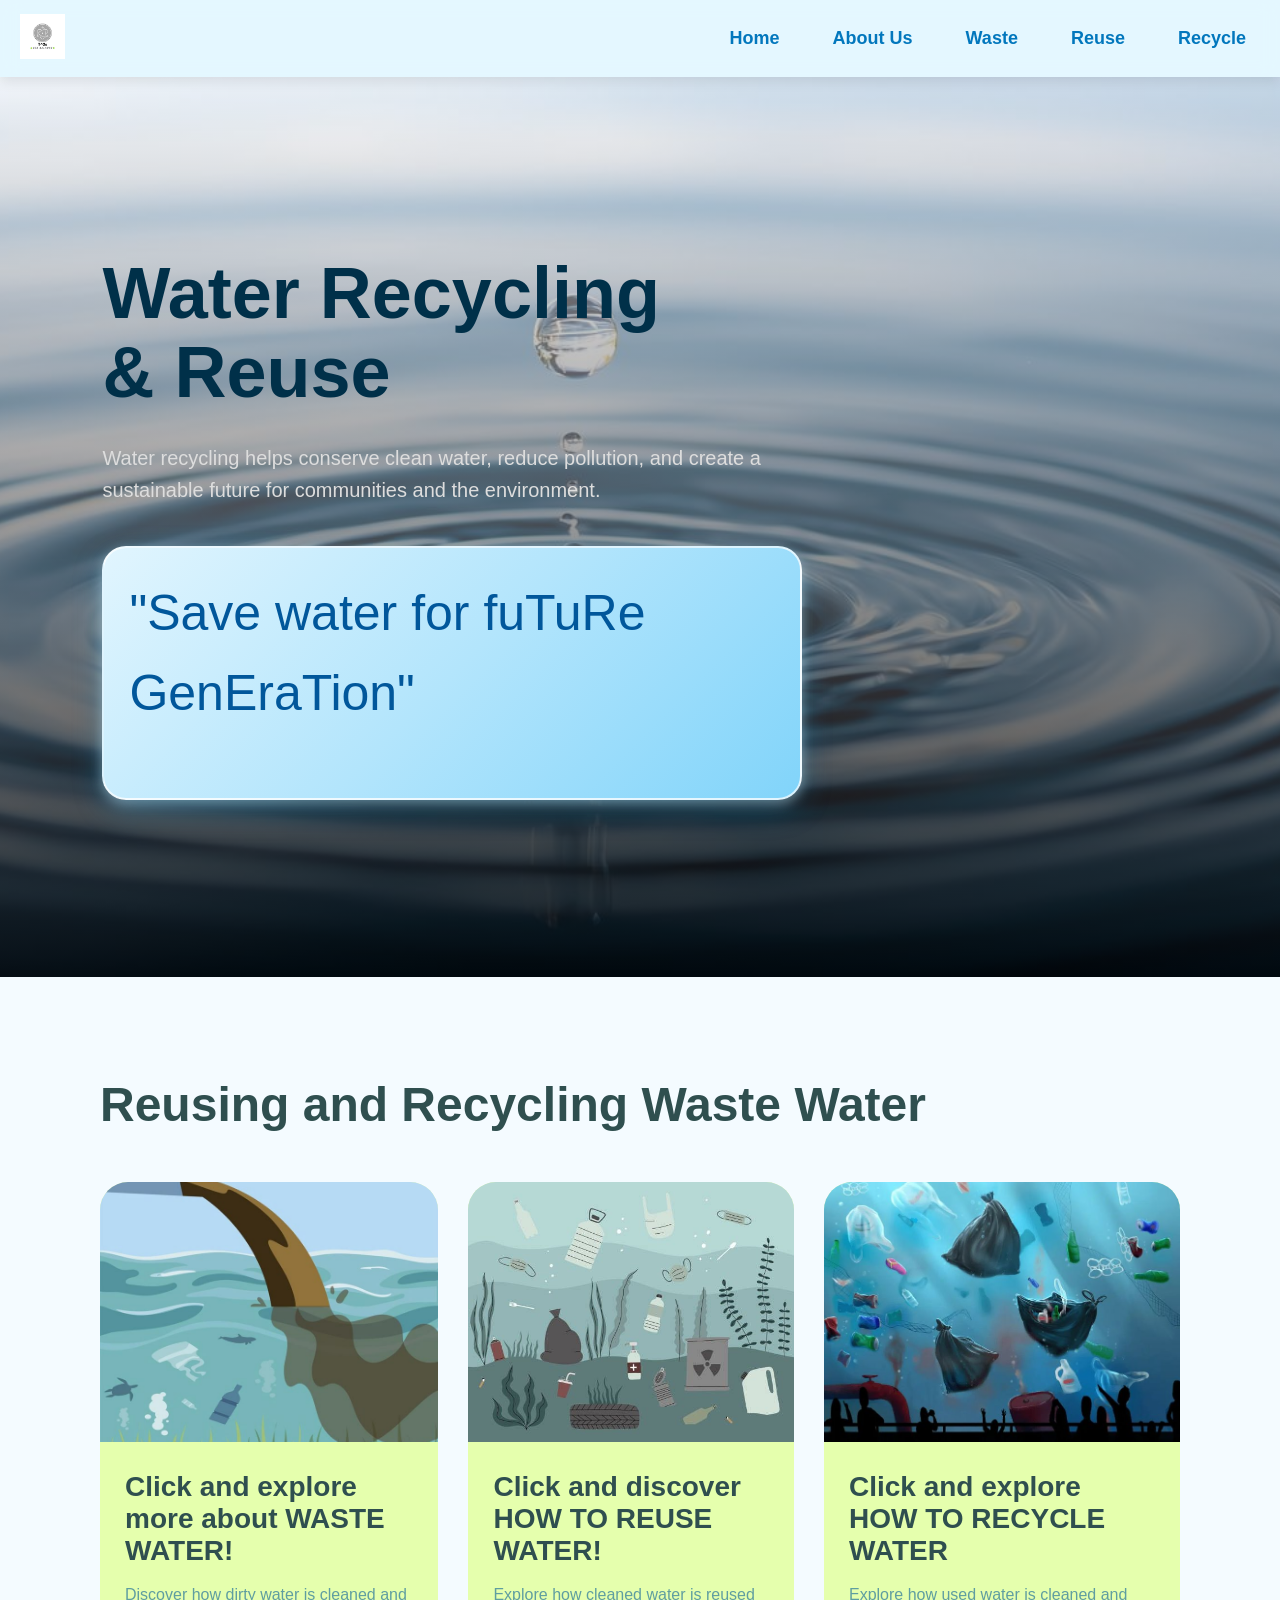
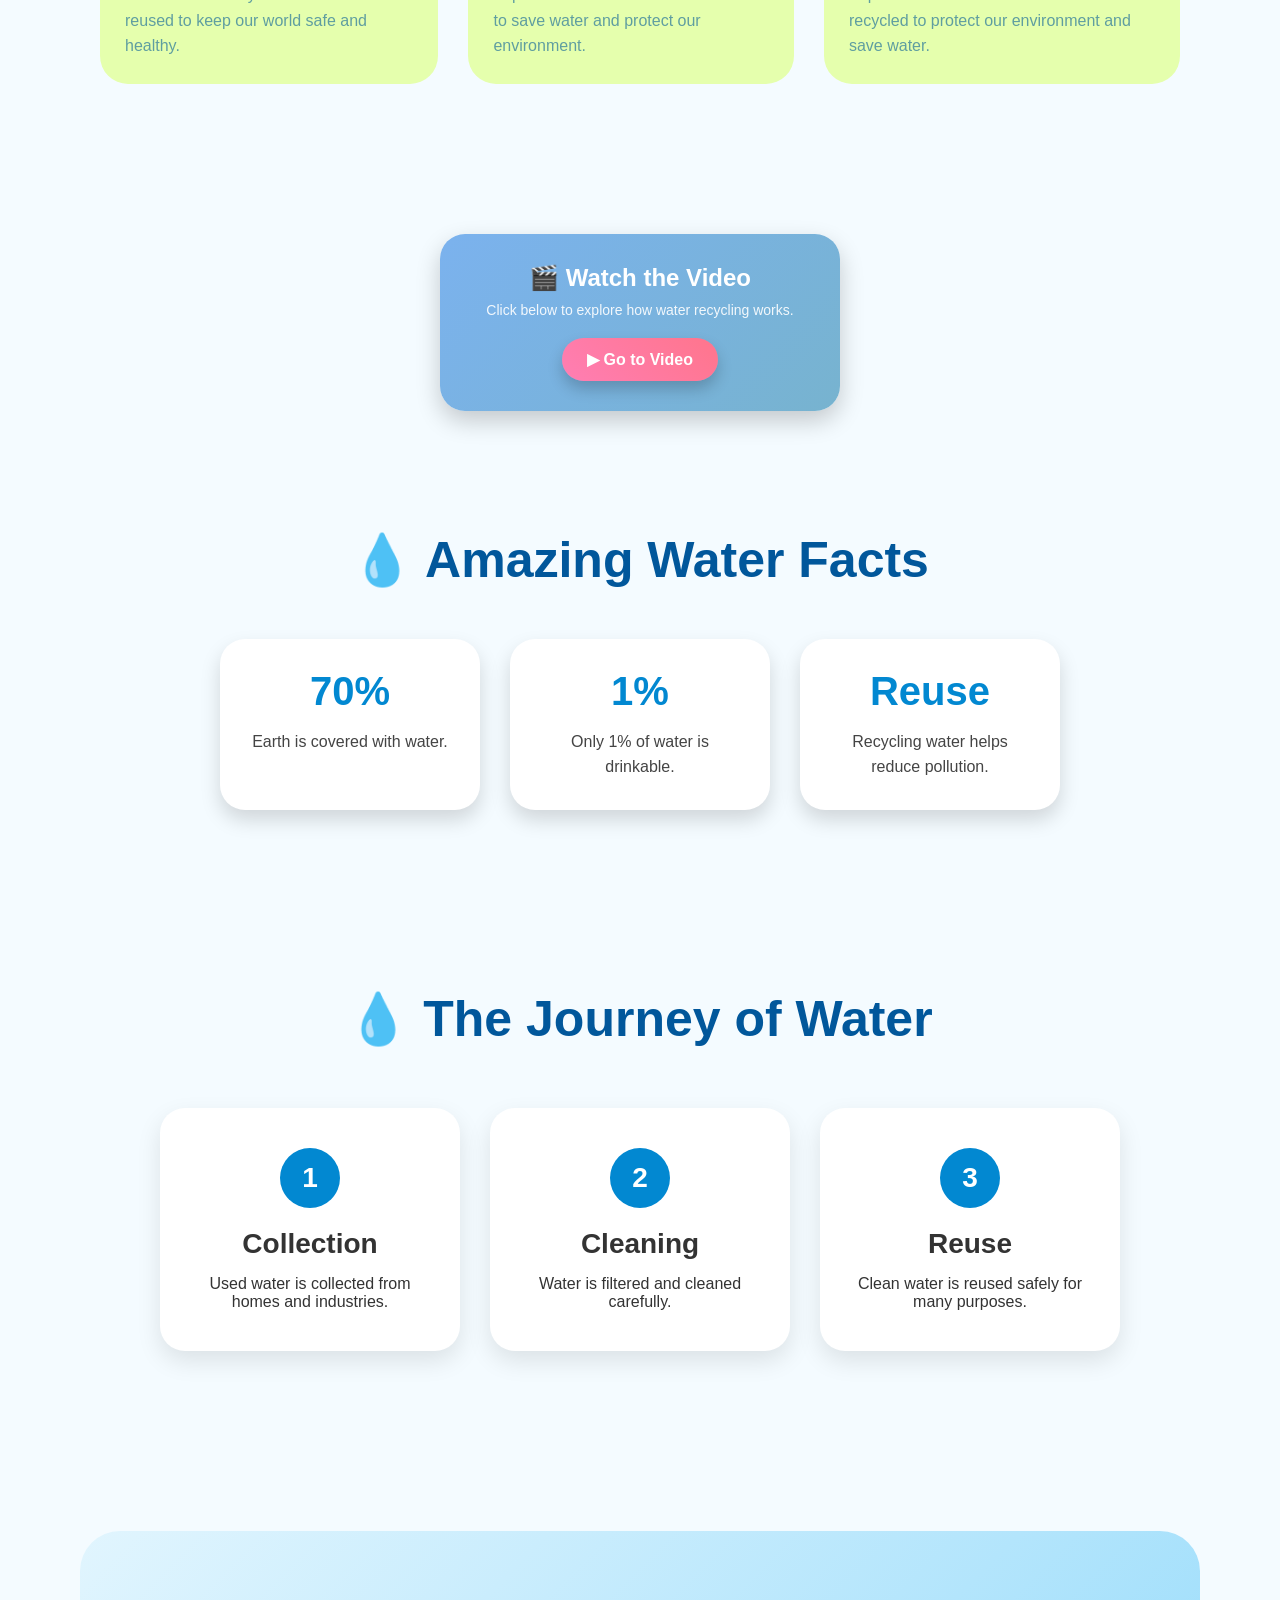
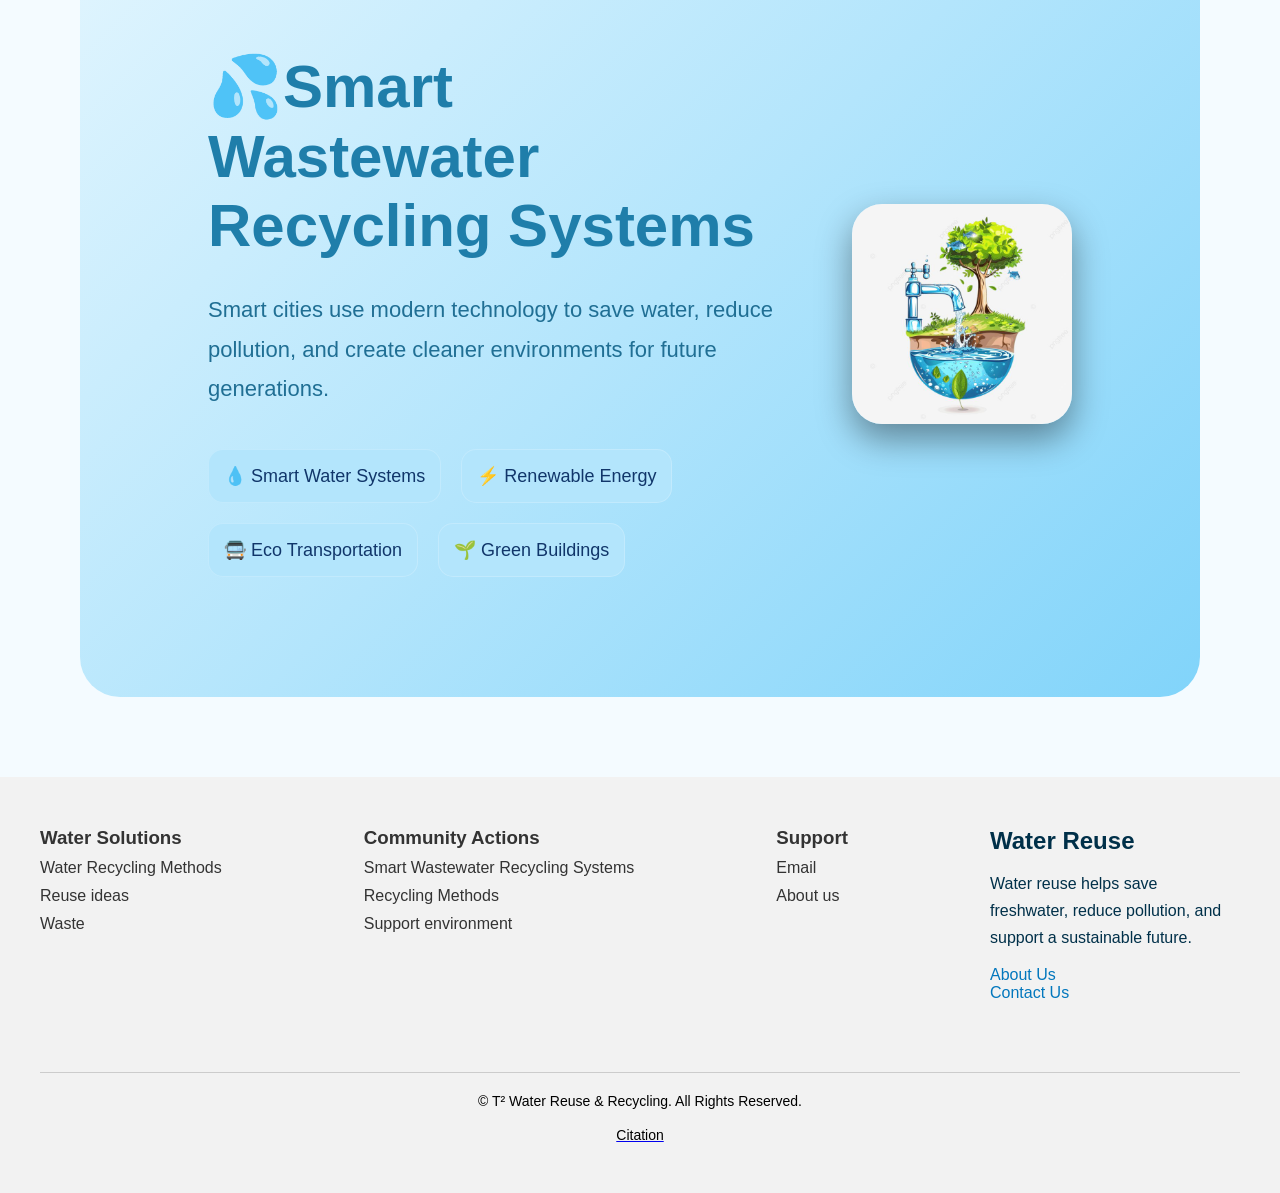
<file: index.html>
<!DOCTYPE html>
<html lang="en">
<head>
  <meta charset="UTF-8">
  <meta name="viewport" content="width=device-width, initial-scale=1.0">
  <title>Water Recycling & Reuse</title>

  <link rel="stylesheet" href="style.css">
  <link rel="icon" type="image/x-icon" href="midea/photo_2026-05-03_09-47-03.jpg">
</head>
<body>

<header>
  <nav class="nav">

    <a href="index.html">
      <img src="midea/photo_2026-05-03_09-47-03.jpg" width="45px" alt="Logo">
    </a>

    <ul class="navbar">
      <li><a href="index.html">Home</a></li>
      <li><a href="aboutus.html">About Us</a></li>
      <li><a href="waste.html">Waste</a></li>
      <li><a href="reuse.html">Reuse</a></li>
      <li><a href="recycle.html">Recycle</a></li>
    </ul>

  </nav>
</header>

<section class="main">
  <div class="main-content">
    <h1> Water Recycling <br> & Reuse</h1>

    <p>
      Water recycling helps conserve clean water, reduce pollution,
      and create a sustainable future for communities and the environment.
    </p>

    <div class="box">
      <p>"Save water for fuTuRe GenEraTion"</p>
    </div>
  </div>
</section>

<section class="info">

  <div class="boxestitle">
    <h2>Reusing and Recycling Waste Water</h2>
  </div>

  <div class="cards">

    <div class="card">
      <a href="waste.html">
        <img src="midea/factory waste.jpg" alt="Waste">

        <div class="card-content">
          <h3>Click and explore more about WASTE WATER!</h3>

          <p>
            Discover how dirty water is cleaned and reused
            to keep our world safe and healthy.
          </p>
        </div>
      </a>
    </div>

    <div class="card">
      <a href="reuse.html">
        <img src="midea/cartoon aesthestic waste sea.jpg" alt="Water Reuse">

        <div class="card-content">
          <h3>Click and discover HOW TO REUSE WATER!</h3>

          <p>
            Explore how cleaned water is reused
            to save water and protect our environment.
          </p>
        </div>
      </a>
    </div>

    <div class="card">
      <a href="recycle.html">
        <img src="midea/cartoon waste sea.jpg" alt="Recycle">

        <div class="card-content">
          <h3>Click and explore HOW TO RECYCLE WATER</h3>

          <p>
            Explore how used water is cleaned and recycled
            to protect our environment and save water.
          </p>
        </div>
      </a>
    </div>

  </div>
</section>

<div class="container">

  <div class="video-card">
    
    <h2>🎬 Watch the Video</h2>
    <p>Click below to explore how water recycling works.</p>

    <a href="https://www.youtube.com/watch?v=wKw2JfWwlf8" class="video-btn" target="_blank">
      ▶ Go to Video
    </a>

  </div>

</div>



<section class="facts">
  <h2>💧 Amazing Water Facts</h2>

  <div class="fact-container">

    <div class="fact-box">
      <h3>70%</h3>
      <p>Earth is covered with water.</p>
    </div>

    <div class="fact-box">
      <h3>1%</h3>
      <p>Only 1% of water is drinkable.</p>
    </div>

    <div class="fact-box">
      <h3>Reuse</h3>
      <p>Recycling water helps reduce pollution.</p>
    </div>

  </div>
</section>



<section class="timeline-section">

  <h2>💧 The Journey of Water</h2>

  <div class="timeline">

    <div class="timeline-box">
      <span>1</span>
      <h3>Collection</h3>
      <p>Used water is collected from homes and industries.</p>
    </div>

    <div class="timeline-box">
      <span>2</span>
      <h3>Cleaning</h3>
      <p>Water is filtered and cleaned carefully.</p>
    </div>

    <div class="timeline-box">
      <span>3</span>
      <h3>Reuse</h3>
      <p>Clean water is reused safely for many purposes.</p>
    </div>

  </div>

</section>


<section class="smart-city">

  <div class="city-text">

    <h2>💦Smart Wastewater Recycling Systems</h2>

    <p>
      Smart cities use modern technology to save water,
      reduce pollution, and create cleaner environments
      for future generations.
    </p>

    <div class="city-features">

      <div class="feature">
        💧 Smart Water Systems
      </div>

      <div class="feature">
        ⚡ Renewable Energy
      </div>

      <div class="feature">
        🚍 Eco Transportation
      </div>

      <div class="feature">
        🌱 Green Buildings
      </div>

    </div>

  </div>

  <div class="city-image">
  <img src="midea/safewater.jpg" alt="Smart City">
</div>

</section>



<footer class="foot">

  <div class="footcont">

    <div class="footcol">
      <h3>Water Solutions</h3>

      <a href="recycle.html">Water Recycling Methods</a>
      <a href="reuse.html">Reuse ideas</a>
      <a href="waste.html">Waste</a>
    </div>

    <div class="footcol">
      <h3>Community Actions</h3>

      <a href="index.html">Smart Wastewater Recycling Systems</a>
      <a href="recycle.html">Recycling Methods</a>
      <a href="reuse.html">Support environment</a>
    </div>

    <div class="footcol">
      <h3>Support</h3>

      <a href="aboutus.html">Email</a>
      <a href="aboutus.html">About us</a>
    </div>

    <div class="footabt">

      <h2>Water Reuse</h2>

      <p>
        Water reuse helps save freshwater,
        reduce pollution,
        and support a sustainable future.
      </p>

      <a href="aboutus.html">About Us</a>
      <br>
      <a href="aboutus.html">Contact Us</a>

    </div>

    <div class="copyright">
      <p>© T² Water Reuse & Recycling. All Rights Reserved.</p>
      <a href="https://edusn-my.sharepoint.com" target="_blank"><br><p>Citation</p></a>
    </div>

  </div>

</footer>

</body>
</html>
</file>
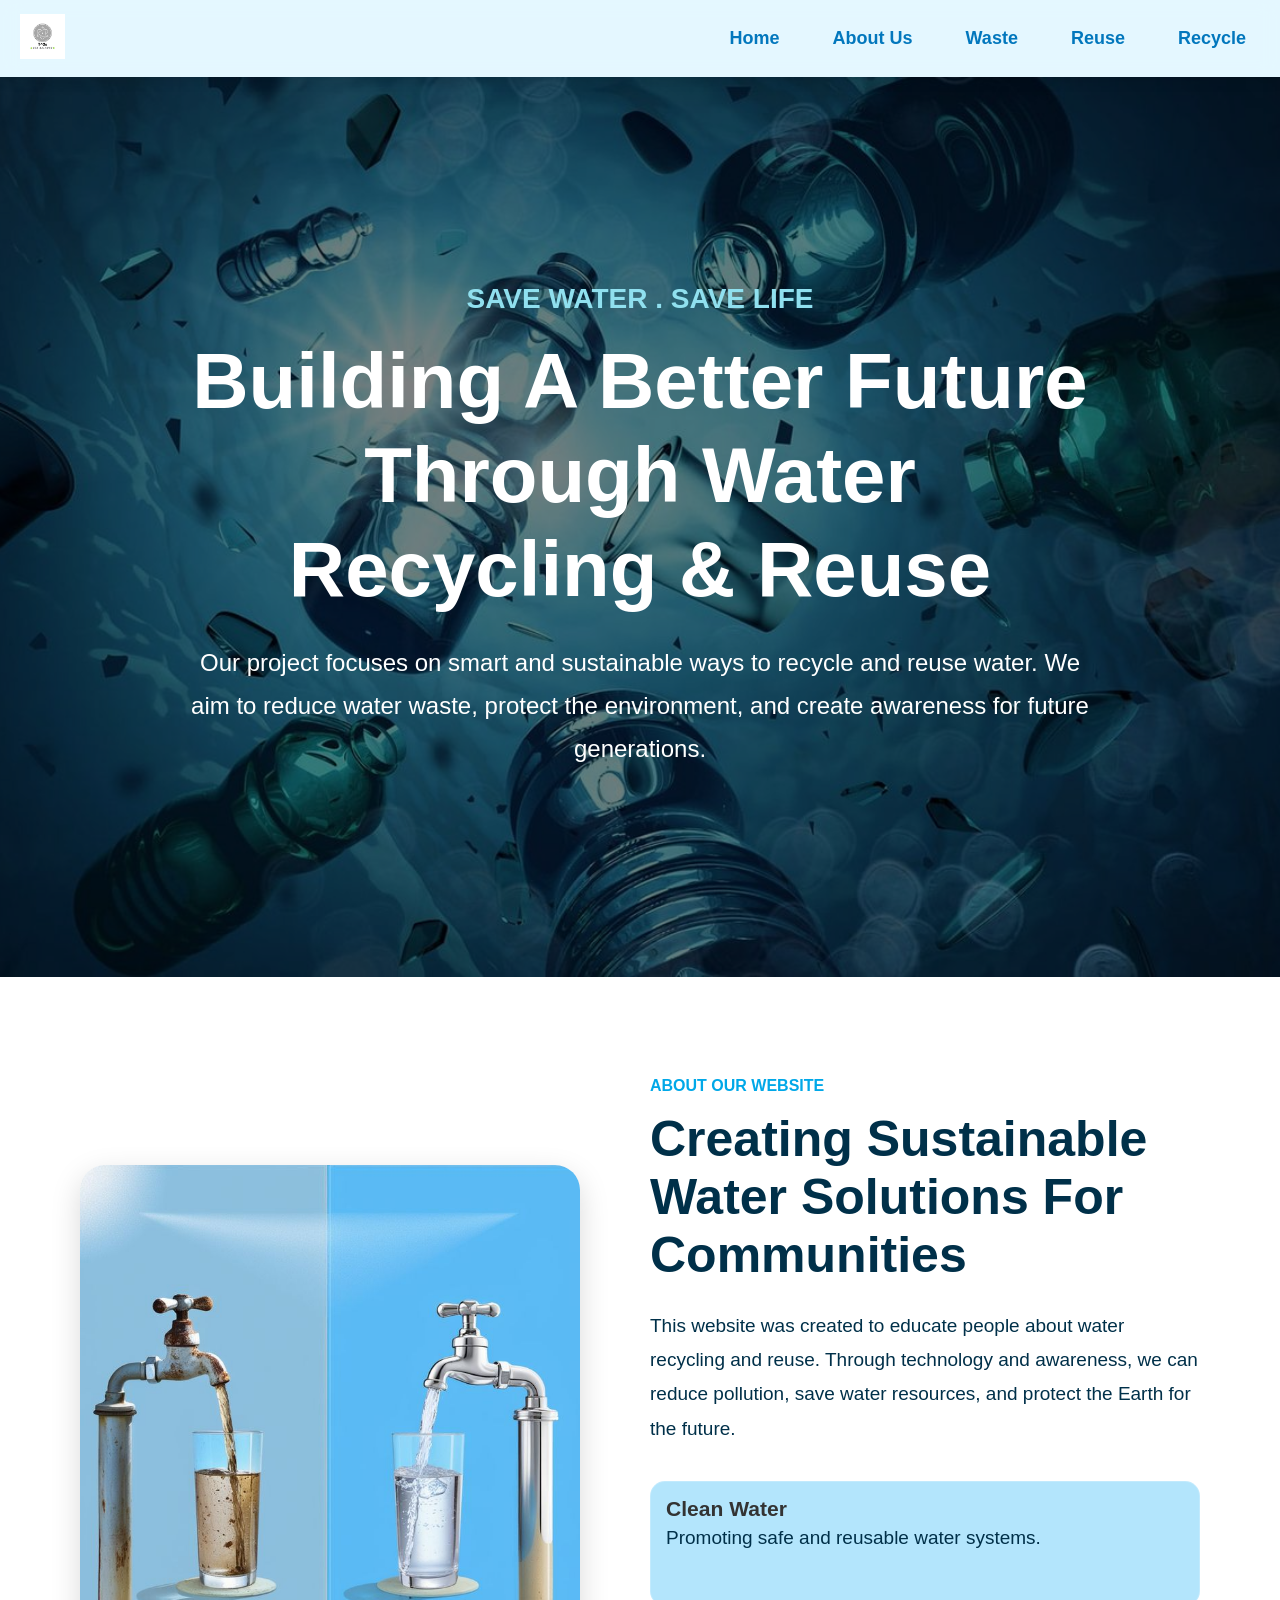
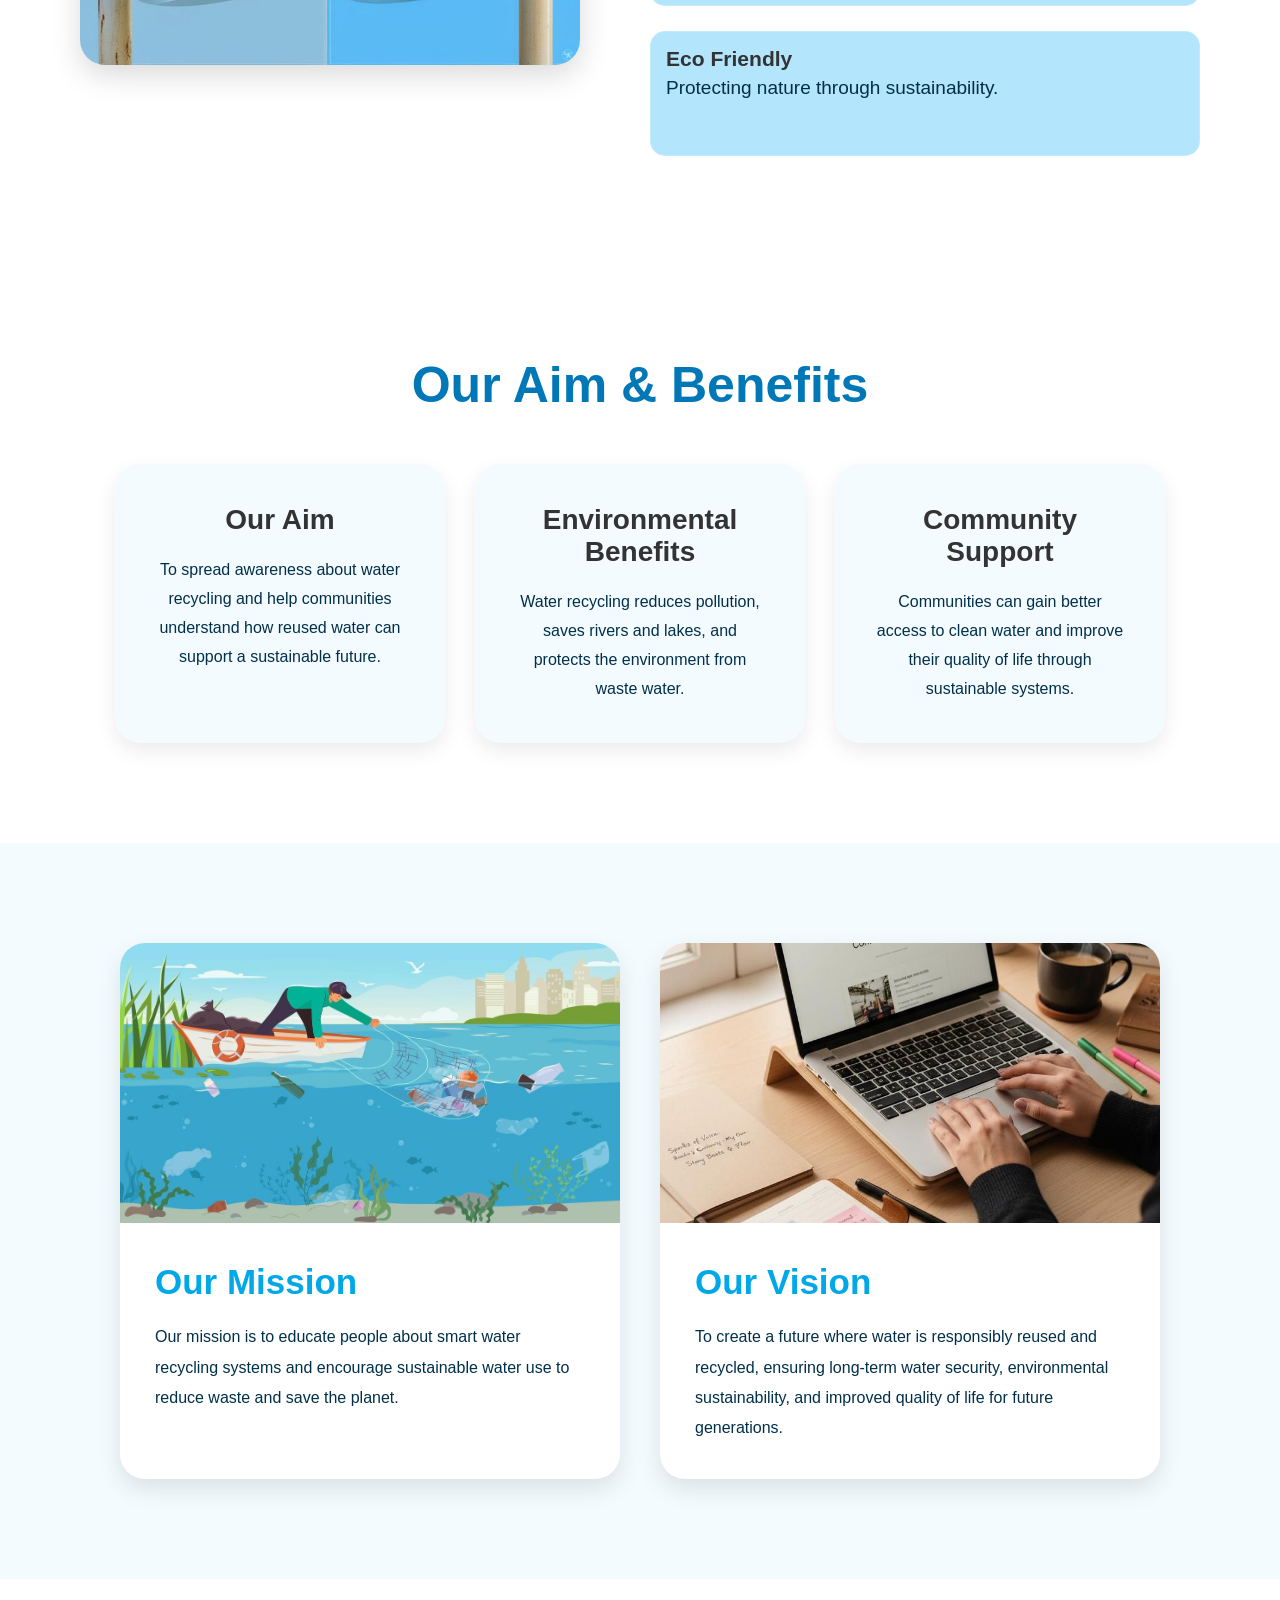
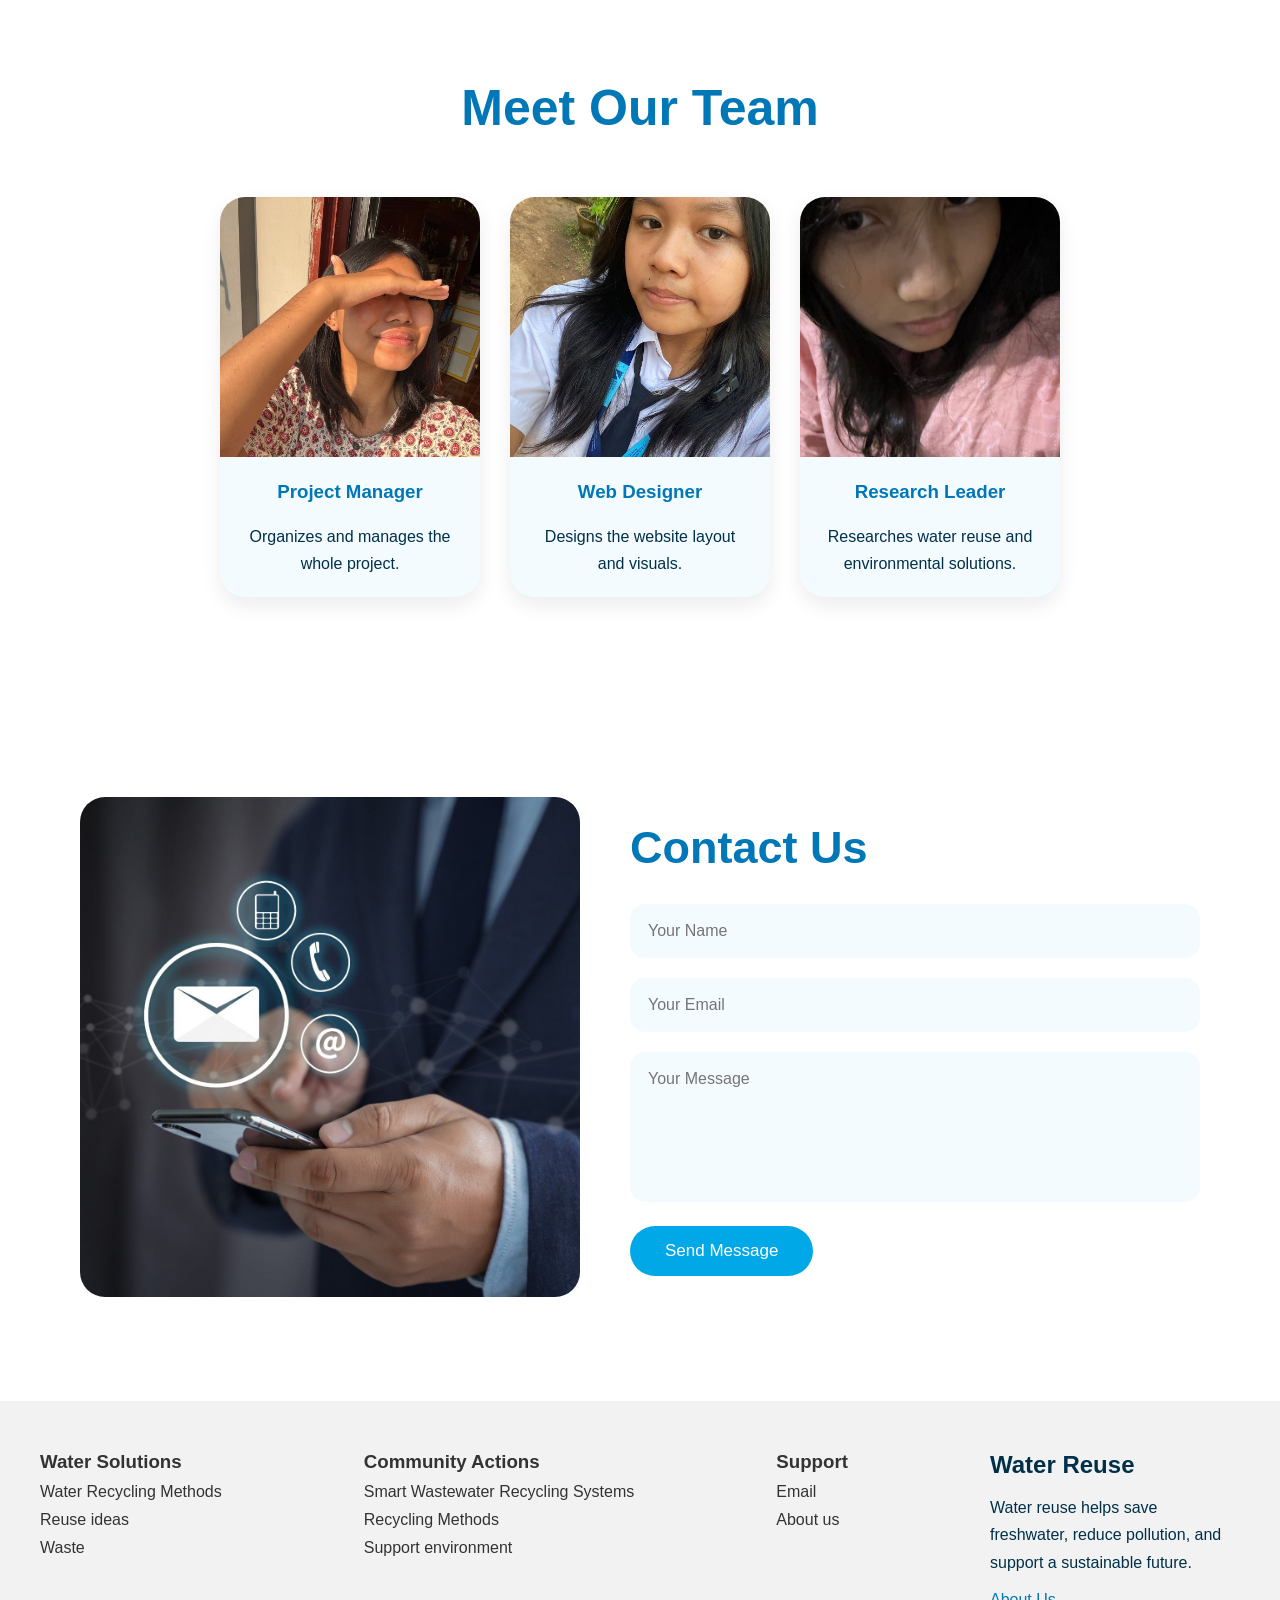
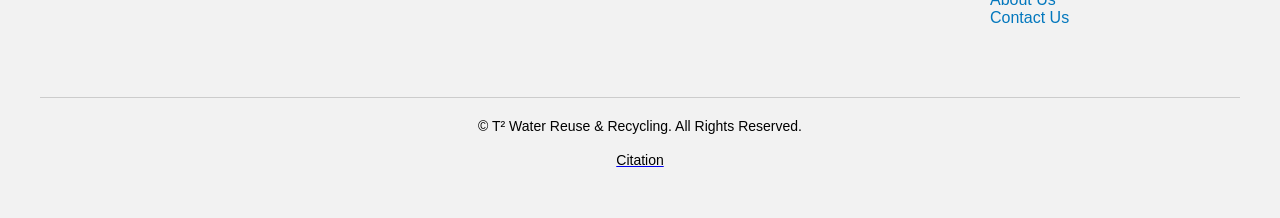
<file: aboutus.html>
<!DOCTYPE html>
<html lang="en">
<head>
  <meta charset="UTF-8">
  <meta name="viewport" content="width=device-width, initial-scale=1.0">

  <title>Water Recycling & Reuse</title>

  <link rel="icon" type="image/png" href="midea/photo_2026-05-03_09-47-03.jpg">
  

  <link rel="stylesheet" href="style.css">
</head>

<body>

<header>
  <nav class="nav">

    <a href="index.html">
      <img src="midea/photo_2026-05-03_09-47-03.jpg" width="45px" alt="Logo">
    </a>

    <ul class="navbar">
      <li><a href="index.html">Home</a></li>
      <li><a href="aboutus.html">About Us</a></li>
      <li><a href="waste.html">Waste</a></li>
      <li><a href="reuse (3).html">Reuse</a></li>
      <li><a href="recycle.html">Recycle</a></li>
    </ul>

  </nav>
</header>

<section class="sec">

  <img src="midea/waterbggg.jpg" class="bg-img">

  <div class="sec-overlay"></div>

  <div class="sec-content">

    <h4>SAVE WATER . SAVE LIFE</h4>

    <h1>
      Building A Better Future Through Water Recycling & Reuse
    </h1>

    <p>
      Our project focuses on smart and sustainable ways to
      recycle and reuse water. We aim to reduce water waste,
      protect the environment, and create awareness for
      future generations.
    </p>

  </div>

</section>

<section class="about">

  <div class="about-image">

    <img src="midea/sustainable.jpg" alt="Water Recycling">

  </div>

  <div class="about-text">

    <h4>ABOUT OUR WEBSITE</h4>

    <h2>
      Creating Sustainable Water Solutions For Communities
    </h2>

    <p>
      This website was created to educate people about water
      recycling and reuse. Through technology and awareness,
      we can reduce pollution, save water resources, and
      protect the Earth for the future.
    </p>

    <div class="about-features">

      <div class="feature">

        <div>
          <h3>Clean Water</h3>
          <p>Promoting safe and reusable water systems.</p>
        </div>

      </div>

      <div class="feature">

        <div>
          <h3>Eco Friendly</h3>
          <p>Protecting nature through sustainability.</p>
        </div>

      </div>

    </div>

  </div>

</section>

<section class="cardsection">

  <h2>Our Aim & Benefits</h2>

  <div class="cardscontainer">

    <div class="infcard">

      <h3>Our Aim</h3>

      <p>
        To spread awareness about water recycling and help
        communities understand how reused water can support
        a sustainable future.
      </p>

    </div>

    <div class="infcard">

      <h3>Environmental Benefits</h3>

      <p>
        Water recycling reduces pollution, saves rivers and
        lakes, and protects the environment from waste water.
      </p>

    </div>

    <div class="infcard">

      <h3>Community Support</h3>

      <p>
        Communities can gain better access to clean water and
        improve their quality of life through sustainable systems.
      </p>

    </div>

  </div>

</section>

<section class="misvis">

  <div class="misbox">

    <img src="midea/carry.jpg" alt="Mission">

    <div class="miscontent">

      <h2>Our Mission</h2>

      <p>
        Our mission is to educate people about smart water
        recycling systems and encourage sustainable water use
        to reduce waste and save the planet.
      </p>

    </div>

  </div>

  <div class="misbox">

    <img src="midea/vission.jpg" alt="Vision">

    <div class="miscontent">

      <h2>Our Vision</h2>

      <p>
        To create a future where water is responsibly reused and recycled,
        ensuring long-term water security, environmental sustainability,
        and improved quality of life for future generations.
      </p>

    </div>

  </div>

</section>

<section class="team">

  <h2>Meet Our Team</h2>

  <div class="team-container">

    <div class="team-card">

      <img src="midea/nantonewati.jpg" alt="Project Manager">

      <h3>Project Manager</h3>

      <p>
        Organizes and manages the whole project.
      </p>

    </div>

    <div class="team-card">

      <img src="midea/shwe yee shoon latt.jpg" alt="Web Designer">

      <h3>Web Designer</h3>

      <p>
        Designs the website layout and visuals.
      </p>

    </div>

    <div class="team-card">

      <img src="midea/thin thwe han.jpg" alt="Research Leader">

      <h3>Research Leader</h3>

      <p>
        Researches water reuse and environmental solutions.
      </p>

    </div>

  </div>

</section>

<section class="contact">

  <div class="contact-image">

    <img src="midea/contact.jpg" alt="Contact">

  </div>

  <div class="contact-form">

    <h2>Contact Us</h2>

    <input type="text" placeholder="Your Name">

    <input type="email" placeholder="Your Email">

    <textarea placeholder="Your Message"></textarea>

    <button>
      Send Message
    </button>
    <script>
    document.querySelector(".contact-form button").addEventListener("click", function () {
    document.querySelector(".contact-form input").value = "";
    document.querySelector(".contact-form input[type='email']").value = "";
    document.querySelector(".contact-form textarea").value = "";
  });
</script>

  </div>

</section>

<footer class="foot">

  <div class="footcont">

    <div class="footcol">
      <h3>Water Solutions</h3>

      <a href="recycle.html">Water Recycling Methods</a>
      <a href="reuse.html">Reuse ideas</a>
      <a href="waste.html">Waste</a>
    </div>

    <div class="footcol">
      <h3>Community Actions</h3>

      <a href="index.html">Smart Wastewater Recycling Systems</a>
      <a href="recycle.html">Recycling Methods</a>
      <a href="reuse.html">Support environment</a>
    </div>

    <div class="footcol">
      <h3>Support</h3>

      <a href="aboutus.html">Email</a>
      <a href="aboutus.html">About us</a>
    </div>

    <div class="footabt">

      <h2>Water Reuse</h2>

      <p>
        Water reuse helps save freshwater,
        reduce pollution,
        and support a sustainable future.
      </p>

      <a href="aboutus.html">About Us</a>
      <br>
      <a href="aboutus.html">Contact Us</a>

    </div>

    <div class="copyright">
      <p>© T² Water Reuse & Recycling. All Rights Reserved.</p>
      <a href="https://edusn-my.sharepoint.com" target="_blank"><br><p>Citation</p></a>
    </div>

  </div>

</footer>


</body>
</html>
</file>
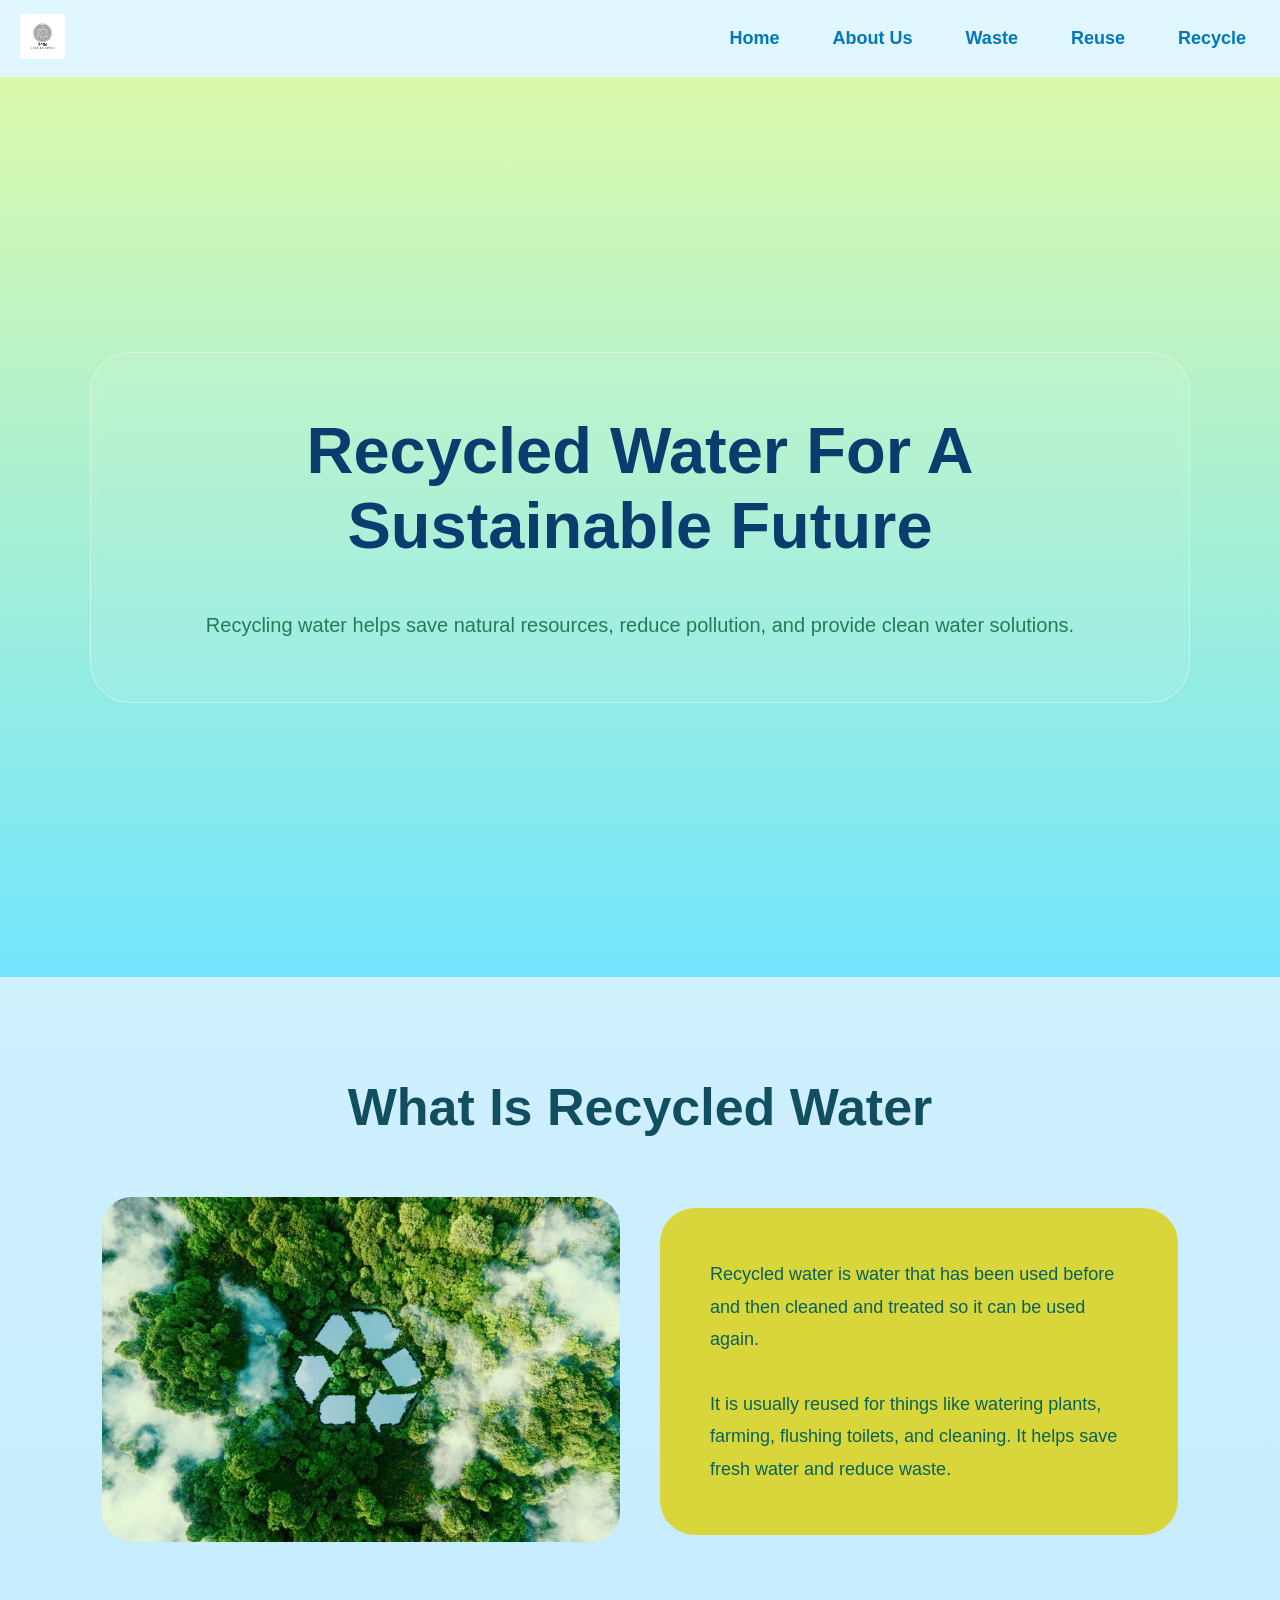
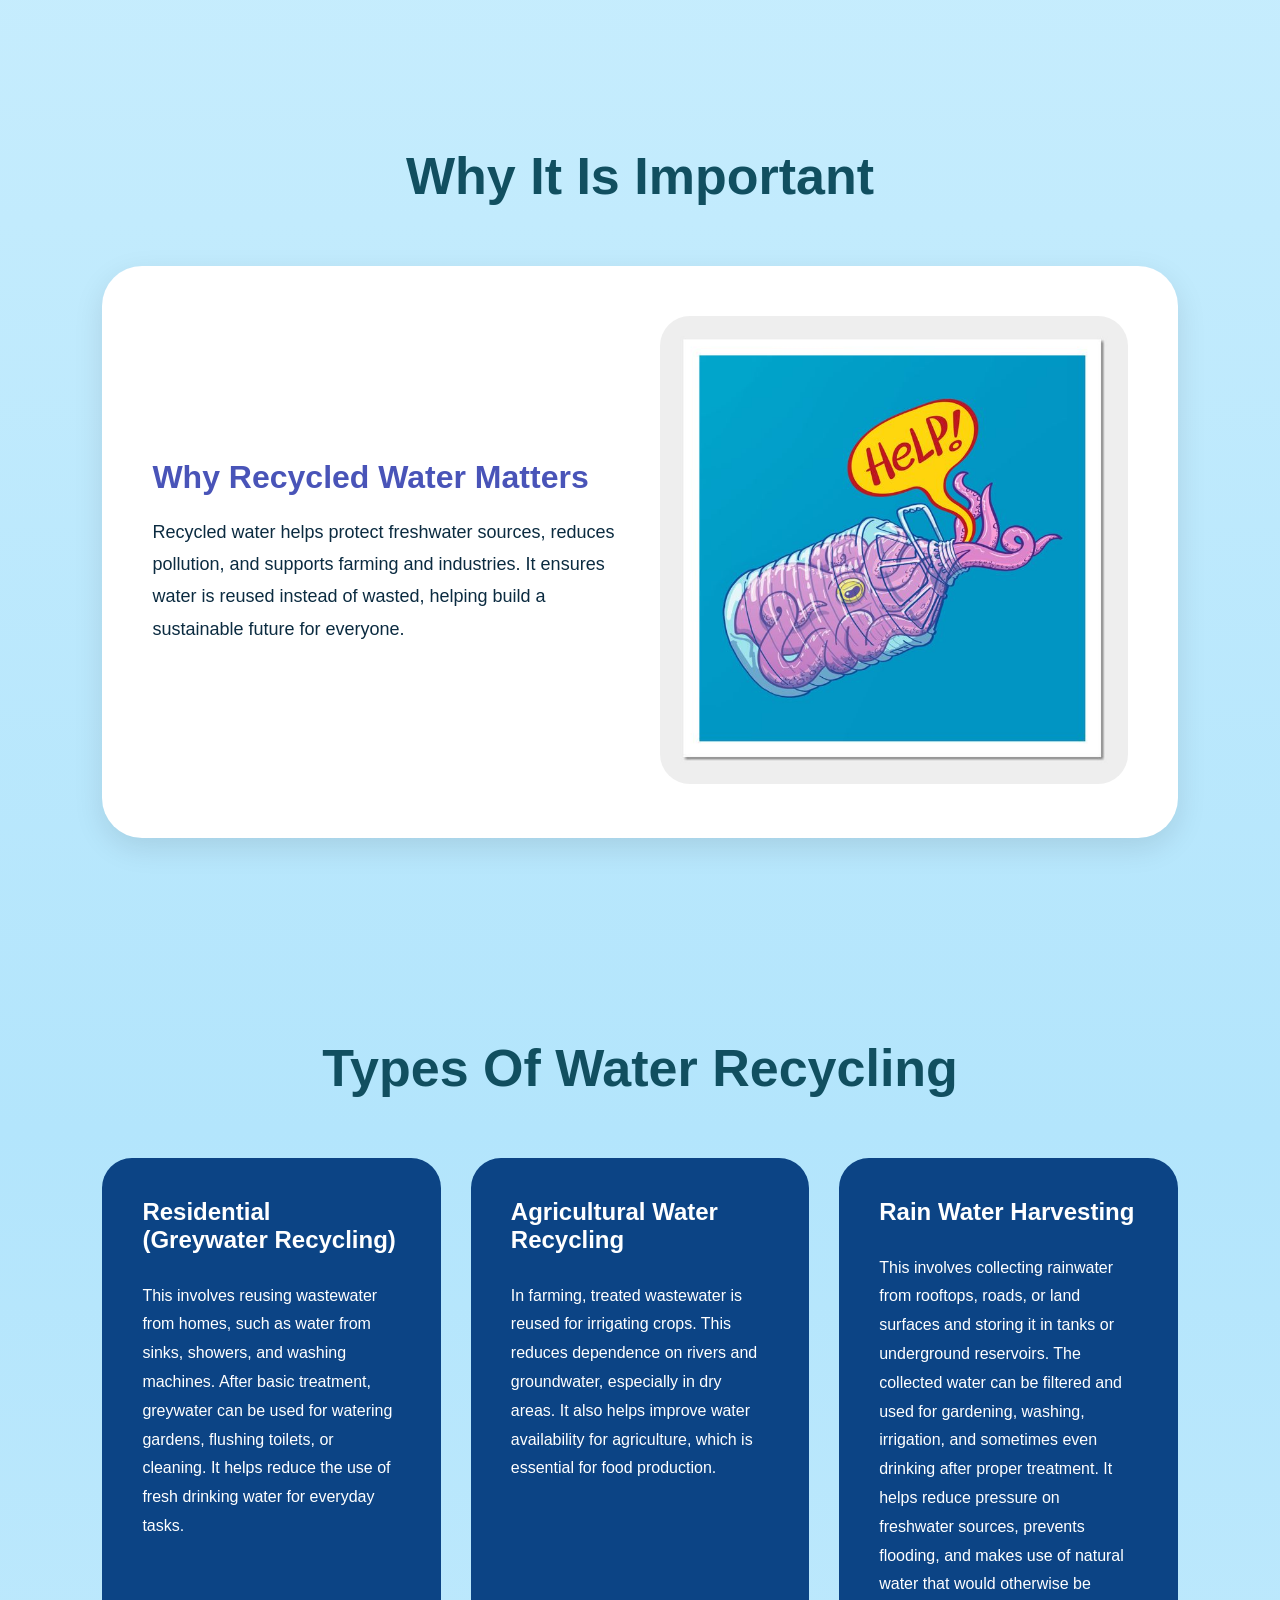
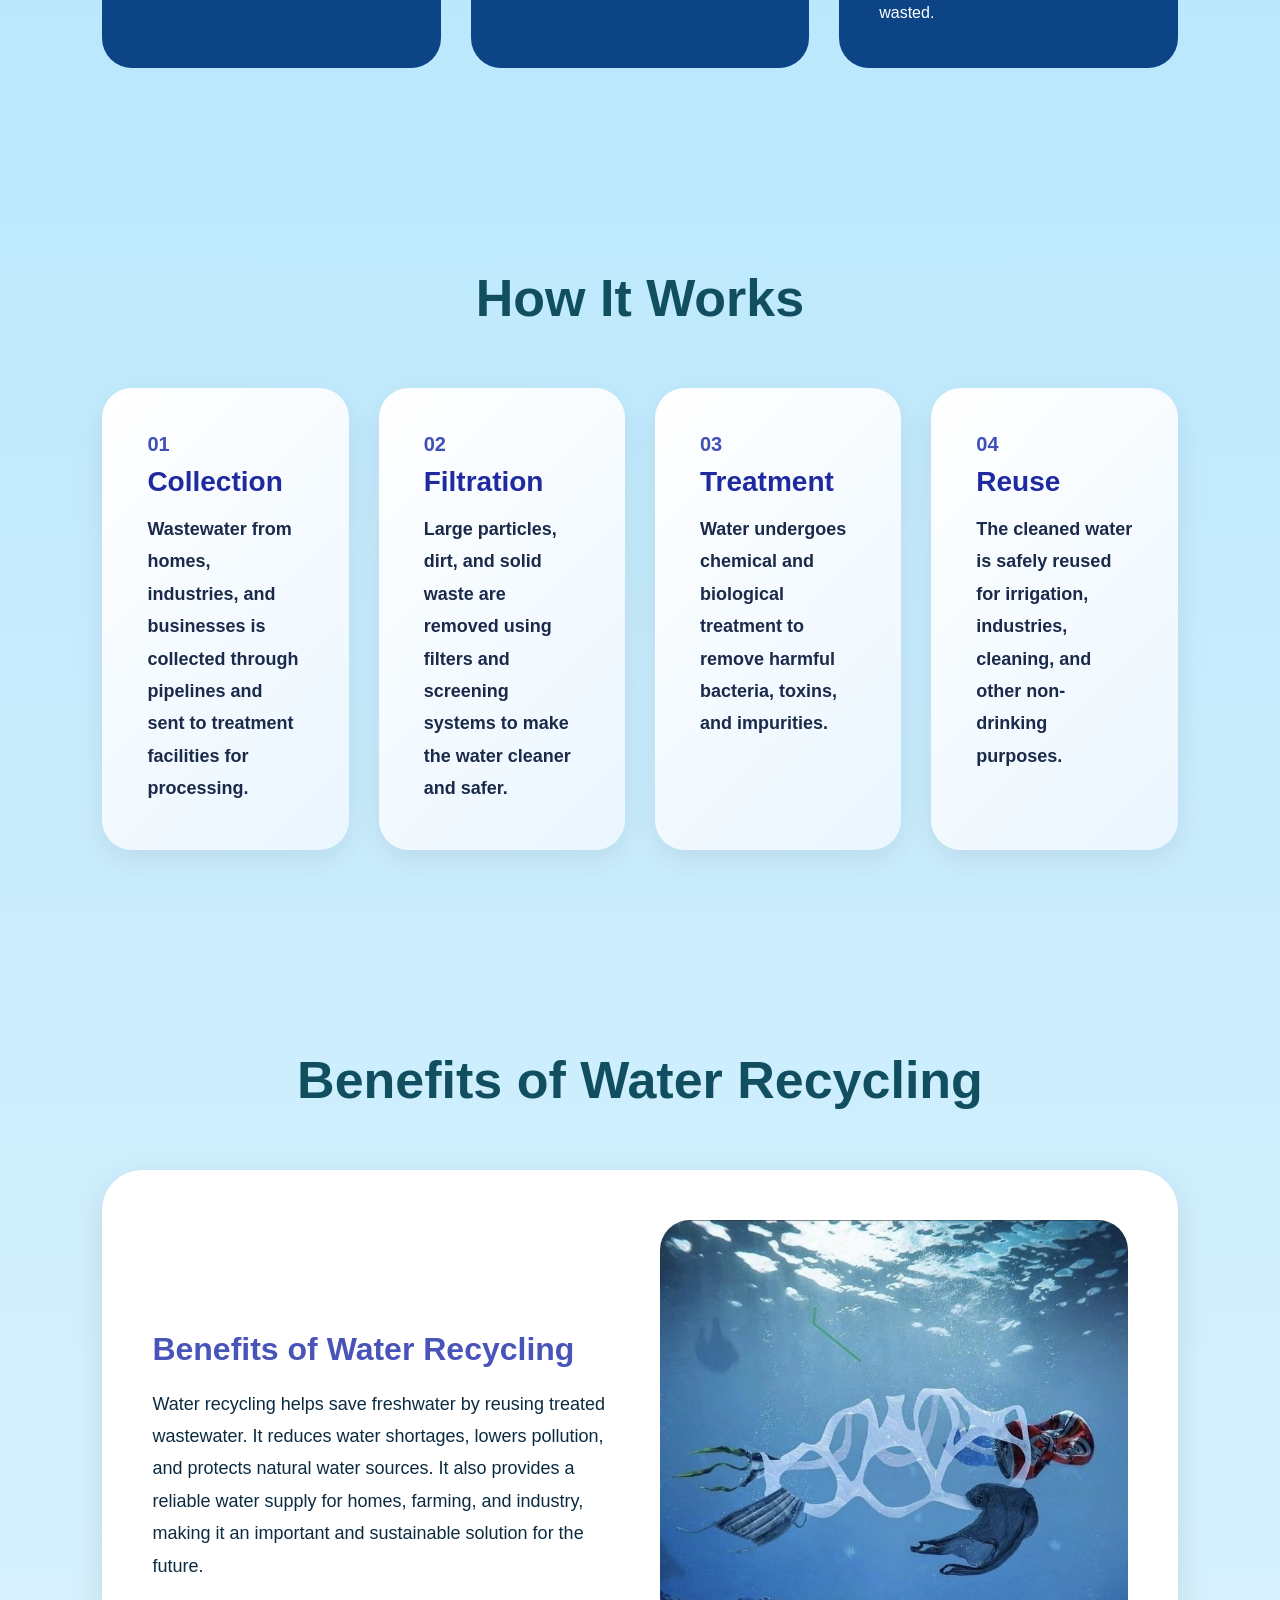
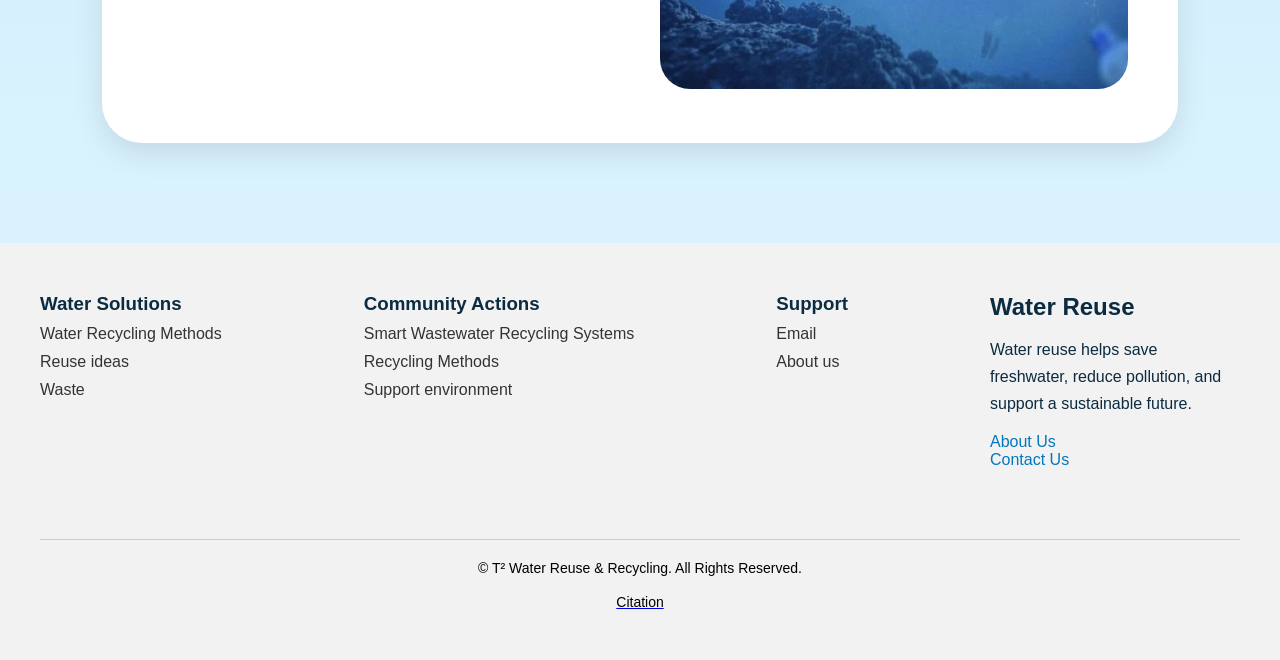
<file: recycle.html>
<!DOCTYPE html>
<html lang="en">
<head>
  <meta charset="UTF-8">
  <meta name="viewport" content="width=device-width, initial-scale=1.0">
  <title>Water Recycling & Reuse</title>
  <link rel="stylesheet" href="recyclenreuse.css">
  <!-- <link rel="icon" type="image/png" href="midea/photo_2026-05-03_09-47-03.jpg"> -->
  <link rel="icon" type="image/x-icon" href="midea/photo_2026-05-03_09-47-03.jpg">
</head>
<body>
<header class="header">
  <nav class="nav">

    <a href="index.html">
      <img src="midea/photo_2026-05-03_09-47-03.jpg" width="45px" alt="Logo">
    </a>
    <ul class="navbar">
      <li><a href="index.html">Home</a></li>
      <li><a href="aboutus.html">About Us</a></li>
      <li><a href="waste.html">Waste</a></li>
      <li><a href="reuse.html">Reuse</a></li>
      <li><a href="recycle.html">Recycle</a></li>
    </ul>

  </nav>
</header>

<section class="titlesec">

  <div class="titlecard">

    <div class="titlecont">
      <h1>Recycled Water For A Sustainable Future</h1>

      <p>
        Recycling water helps save natural resources,
        reduce pollution, and provide clean water solutions.
      </p>
    </div>

  </div>

</section>

<section class="section" id="about">

  <div class="sectitle">
    <h2>What Is Recycled Water</h2>
  </div>

  <div class="about-container">

    <div class="about-image">
      <img src="midea/green recycle.jpg" alt="About Water Reuse Image">
    </div>

    <div class="about-content">
      <p>
        Recycled water is water that has been used before and then
        cleaned and treated so it can be used again.
        <br><br>
        It is usually reused for things like watering plants,
        farming, flushing toilets, and cleaning.
        It helps save fresh water and reduce waste.
      </p>

    </div>

  </div>

</section>

<section class="section" id="imp">

  <div class="section-title">
    <h2>Why It Is Important</h2>
  </div>

  <div class="importance-box">

    <div class="importance-text">

      <h3>Why Recycled Water Matters</h3>

      <p>
        Recycled water helps protect freshwater sources,
        reduces pollution, and supports farming and industries.
        It ensures water is reused instead of wasted,
        helping build a sustainable future for everyone.
      </p>

    </div>

    <div class="importance-image">
      <img src="midea/octopus turtle.jpg" alt="Importance Image">
    </div>

  </div>

</section>

<section class="section" id="types">

  <div class="section-title">
    <h2>Types Of Water Recycling</h2>
  </div>

  <div class="typescont">

    <div class="typecard">

      <h3>Residential (Greywater Recycling)</h3>

      <br>

      <p>
        This involves reusing wastewater from homes,
        such as water from sinks, showers, and washing machines.
        After basic treatment, greywater can be used for watering gardens,
        flushing toilets, or cleaning.
        It helps reduce the use of fresh drinking water for everyday tasks.
      </p>

    </div>

    <div class="typecard">

      <h3>Agricultural Water Recycling</h3>

      <br>

      <p>
        In farming, treated wastewater is reused for irrigating crops.
        This reduces dependence on rivers and groundwater,
        especially in dry areas.
        It also helps improve water availability for agriculture,
        which is essential for food production.
      </p>

    </div>

    <div class="typecard">

      <h3>Rain Water Harvesting</h3>

      <br>

      <p>
        This involves collecting rainwater from rooftops,
        roads, or land surfaces and storing it in tanks
        or underground reservoirs.

        The collected water can be filtered and used
        for gardening, washing, irrigation,
        and sometimes even drinking after proper treatment.

        It helps reduce pressure on freshwater sources,
        prevents flooding, and makes use of natural water
        that would otherwise be wasted.
      </p>

    </div>

  </div>

</section>

<section class="section" id="pro">

  <div class="sectitle">
    <h2>How It Works</h2>
  </div>

  <div class="procont">

    <div class="prostep">

      <span>01</span>

      <h3>Collection</h3>

      <p>
        Wastewater from homes, industries, and businesses
        is collected through pipelines and sent
        to treatment facilities for processing.
      </p>

    </div>

    <div class="prostep">

      <span>02</span>

      <h3>Filtration</h3>

      <p>
        Large particles, dirt, and solid waste
        are removed using filters and screening systems
        to make the water cleaner and safer.
      </p>

    </div>

    <div class="prostep">

      <span>03</span>

      <h3>Treatment</h3>

      <p>
        Water undergoes chemical and biological treatment
        to remove harmful bacteria, toxins,
        and impurities.
      </p>

    </div>

    <div class="prostep">

      <span>04</span>

      <h3>Reuse</h3>

      <p>
        The cleaned water is safely reused
        for irrigation, industries, cleaning,
        and other non-drinking purposes.
      </p>

    </div>

  </div>

</section>

<section class="section" id="imp2">

  <div class="sectitle">
    <h2>Benefits of Water Recycling</h2>
  </div>

  <div class="impbox">

    <div class="importance-text">

      <h3>Benefits of Water Recycling</h3>

      <p>
        Water recycling helps save freshwater
        by reusing treated wastewater.

        It reduces water shortages,
        lowers pollution,
        and protects natural water sources.

        It also provides a reliable water supply
        for homes, farming, and industry,
        making it an important and sustainable solution
        for the future.
      </p>

    </div>

    <div class="impimg">
      <img src="midea/plastic turtle.jpg" alt="Water Recycling Benefits Image">
    </div>

  </div>

</section>

<footer class="foot">

  <div class="footcont">

    <div class="footcol">
      <h3>Water Solutions</h3>

      <a href="recycle.html">Water Recycling Methods</a>
      <a href="reuse.html">Reuse ideas</a>
      <a href="waste.html">Waste</a>
    </div>

    <div class="footcol">
      <h3>Community Actions</h3>

      <a href="index.html">Smart Wastewater Recycling Systems</a>
      <a href="recycle.html">Recycling Methods</a>
      <a href="reuse.html">Support environment</a>
    </div>

    <div class="footcol">
      <h3>Support</h3>

      <a href="aboutus.html">Email</a>
      <a href="aboutus.html">About us</a>
    </div>

    <div class="footabt">

      <h2>Water Reuse</h2>

      <p>
        Water reuse helps save freshwater,
        reduce pollution,
        and support a sustainable future.
      </p>

      <a href="aboutus.html">About Us</a>
      <br>
      <a href="aboutus.html">Contact Us</a>

    </div>

    <div class="copyright">
      <p>© T² Water Reuse & Recycling. All Rights Reserved.</p>
      <a href="https://edusn-my.sharepoint.com" target="_blank"><br><p>Citation</p></a>
    </div>

  </div>

</footer>

</body>
</html>
</file>
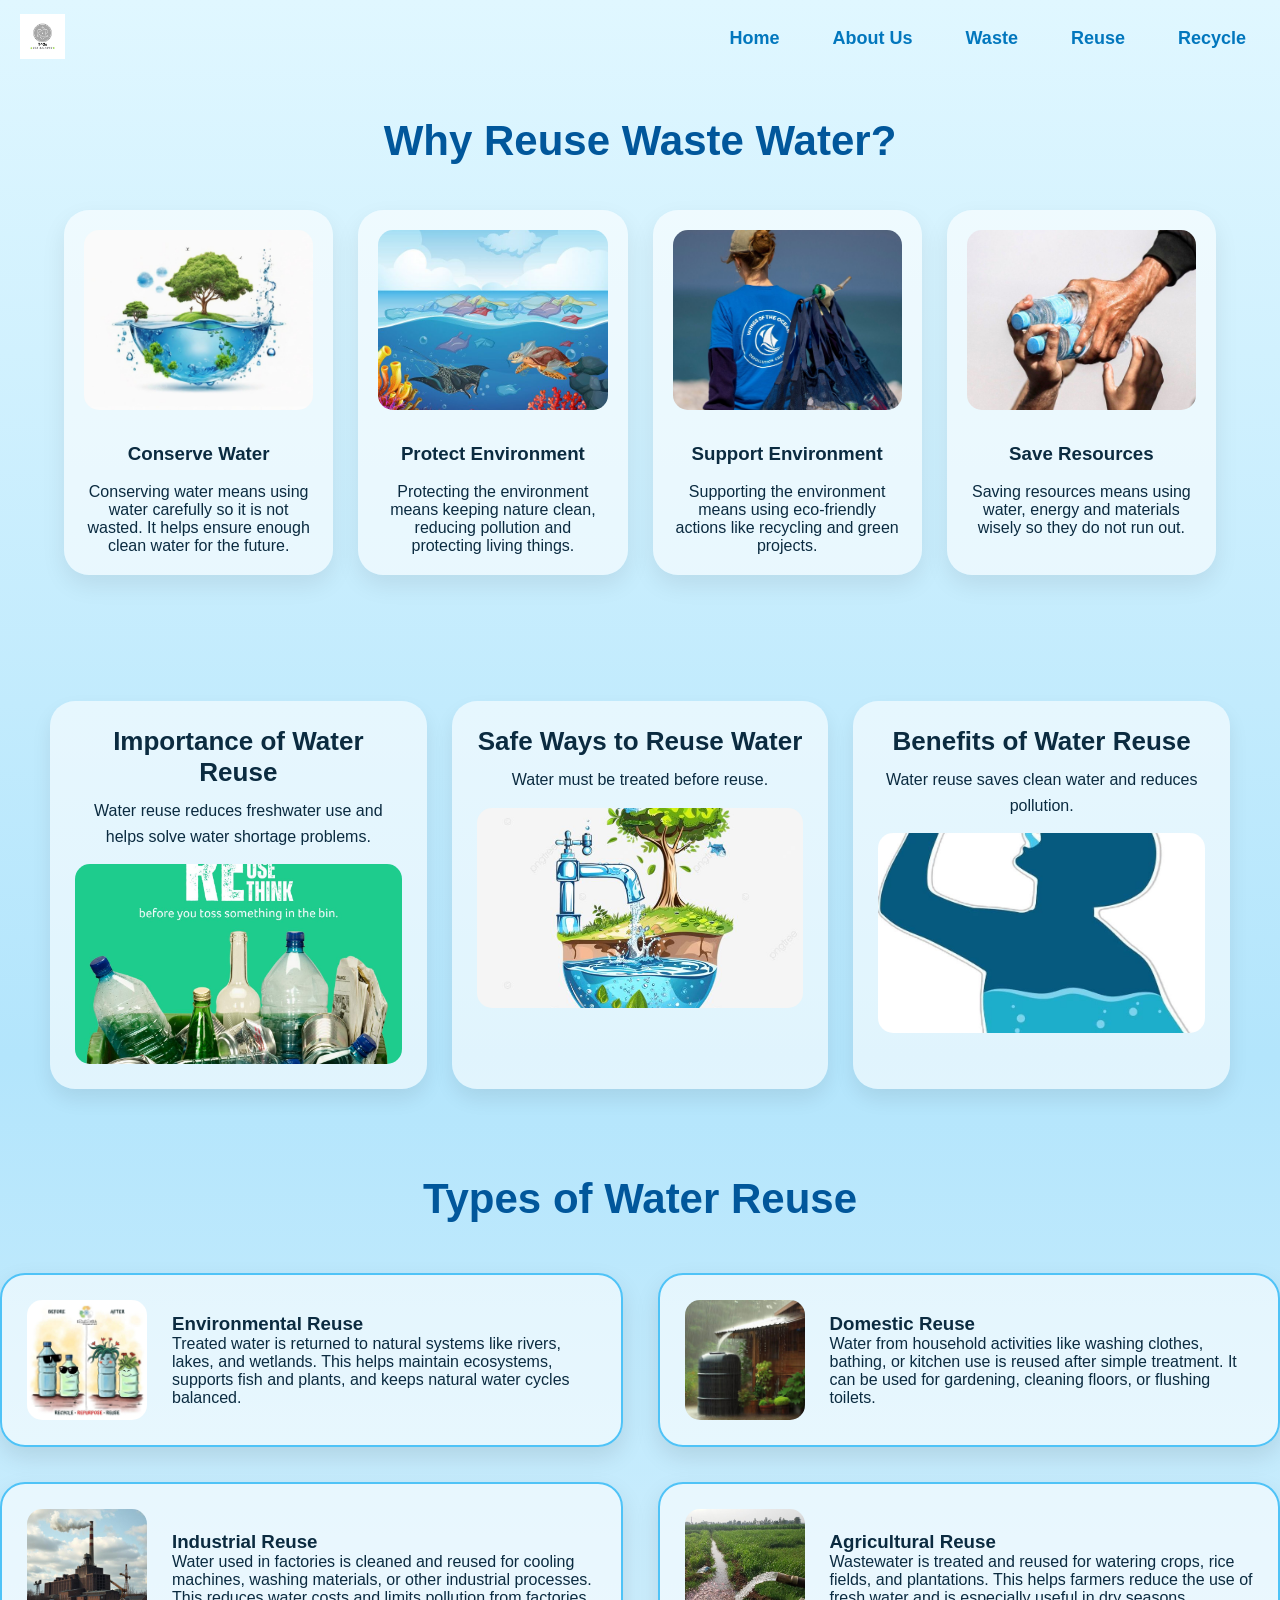
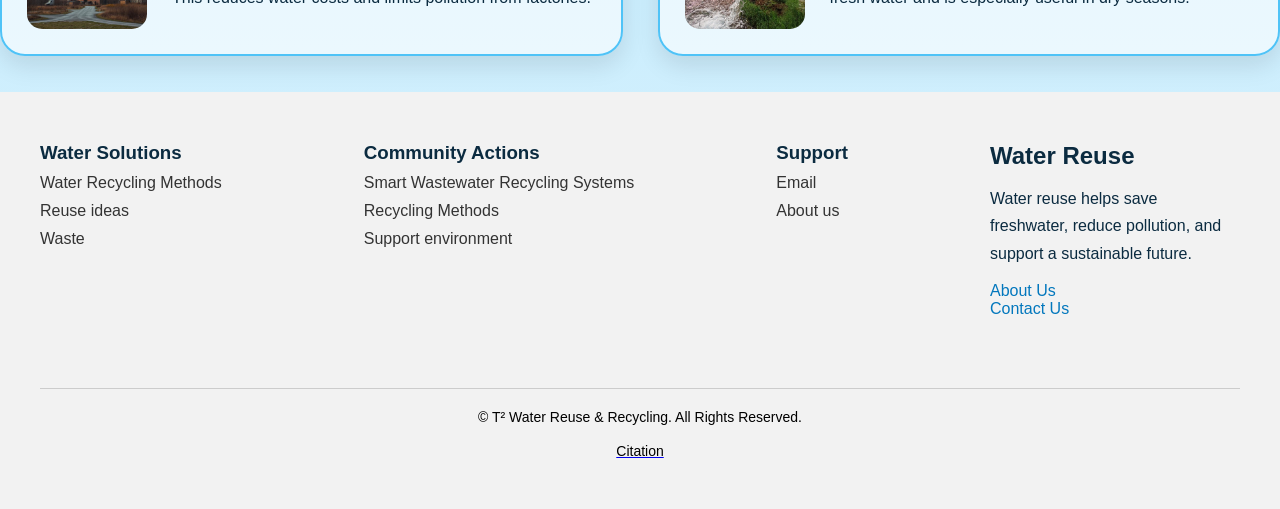
<file: reuse.html>
<!DOCTYPE html>
<html lang="en">
<head>
  <meta charset="UTF-8">
  <meta name="viewport" content="width=device-width, initial-scale=1.0">
  <title>Water Reuse</title>
<link rel="icon" type="image/x-icon" href="midea/photo_2026-05-03_09-47-03.jpg">
  <link rel="stylesheet" href="recyclenreuse.css">
</head>
<body>

<header>
  <nav class="nav">

    <a href="index.html">
      <img src="midea/photo_2026-05-03_09-47-03.jpg" width="45px" alt="Logo">
    </a>

    <ul class="navbar">
      <li><a href="index.html">Home</a></li>
      <li><a href="aboutus.html">About Us</a></li>
      <li><a href="waste.html">Waste</a></li>
      <li><a href="reuse.html">Reuse</a></li>
      <li><a href="recycle.html">Recycle</a></li>
    </ul>

  </nav>
</header>
<div class="container">

  <h1>Why Reuse Waste Water?</h1>

  <div class="card-container">

    <div class="card">
      <img src="midea/conserve-water.jpg" width="250px"><br>
      <div class="card-content">
        <h3>Conserve Water</h3><br>
        <p>Conserving water means using water carefully so it is not wasted. It helps ensure enough clean water for the future.</p>
      </div>
    </div>

    <div class="card">
<img src="midea/protect.jpg" width="250px"><br>
      <div class="card-content">
        <h3>Protect Environment</h3><br>
        <p>Protecting the environment means keeping nature clean, reducing pollution and protecting living things.</p>
      </div>
    </div>

    <div class="card">
<img src="midea/support.jpg" width="250px"><br>
      <div class="card-content">
        <h3>Support Environment</h3><br>
        <p>Supporting the environment means using eco-friendly actions like recycling and green projects.</p>
      </div>
    </div>

    <div class="card">
<img src="midea/save.jpg" width="250px"><br>
      <div class="card-content">
        <h3>Save Resources</h3><br>
        <p>Saving resources means using water, energy and materials wisely so they do not run out.</p>
      </div>
    </div>

  </div>

</div>
<br>
<br>


</div>
  <div class="content-container">

  <div class="content-section">
    <div class="text">
      <h2>Importance of Water Reuse</h2>
      <p>Water reuse reduces freshwater use and helps solve water shortage problems.</p>
    </div>
    <img src="midea/Important of water reuse.jpg">
  </div>

  <div class="content-section">
    <div class="text">
      <h2>Safe Ways to Reuse Water</h2>
      <p>Water must be treated before reuse.</p>
    </div>
    <img src="midea/safewater.jpg">
  </div>

  <div class="content-section">
    <div class="text">
      <h2>Benefits of Water Reuse</h2>
      <p>Water reuse saves clean water and reduces pollution.</p>
    </div>
    <img src="midea/bbbb.jpg">
  </div>

</div>
<br>
<br>


  <h1>Types of Water Reuse</h1>

  <div class="types-container">

    <div class="type-box">
      <img src="midea/environmental.jpg">
      <div class="type-content">
        <h3>Environmental Reuse</h3>
        <p>Treated water is returned to natural systems like rivers, lakes, and wetlands. This helps maintain ecosystems, supports fish and plants, and keeps natural water cycles balanced.</p>
      </div>
    </div>

    <div class="type-box">
      <img src="midea/rainwater.jpg">
      <div class="type-content">
        <h3>Domestic Reuse</h3>
        <p>Water from household activities like washing clothes, bathing, or kitchen use is reused after simple treatment. It can be used for gardening, cleaning floors, or flushing toilets.</p>
      </div>
    </div>

    <div class="type-box">
      <img src="midea/industry.jpg">
      <div class="type-content">
        <h3>Industrial Reuse</h3>
        <p>Water used in factories is cleaned and reused for cooling machines, washing materials, or other industrial processes. This reduces water costs and limits pollution from factories.</p>
      </div>
    </div>

    <div class="type-box">
      <img src="midea/agri.jpg">
      <div class="type-content">
        <h3>Agricultural Reuse</h3>
        <p>Wastewater is treated and reused for watering crops, rice fields, and plantations. This helps farmers reduce the use of fresh water and is especially useful in dry seasons.</p>
      </div>
    </div>

  </div>

</div>
<br>
<br>

<footer class="foot">

  <div class="footcont">

    <div class="footcol">
      <h3>Water Solutions</h3>

      <a href="recycle.html">Water Recycling Methods</a>
      <a href="reuse.html">Reuse ideas</a>
      <a href="waste.html">Waste</a>
    </div>

    <div class="footcol">
      <h3>Community Actions</h3>

      <a href="index.html">Smart Wastewater Recycling Systems</a>
      <a href="recycle.html">Recycling Methods</a>
      <a href="reuse.html">Support environment</a>
    </div>

    <div class="footcol">
      <h3>Support</h3>

      <a href="aboutus.html">Email</a>
      <a href="aboutus.html">About us</a>
    </div>

    <div class="footabt">

      <h2>Water Reuse</h2>

      <p>
        Water reuse helps save freshwater,
        reduce pollution,
        and support a sustainable future.
      </p>

      <a href="aboutus.html">About Us</a>
      <br>
      <a href="aboutus.html">Contact Us</a>

    </div>

    <div class="copyright">
      <p>© T² Water Reuse & Recycling. All Rights Reserved.</p>
      <a href="https://edusn-my.sharepoint.com" target="_blank"><br><p>Citation</p></a>
    </div>

  </div>

</footer>

</body>
</html>
</file>
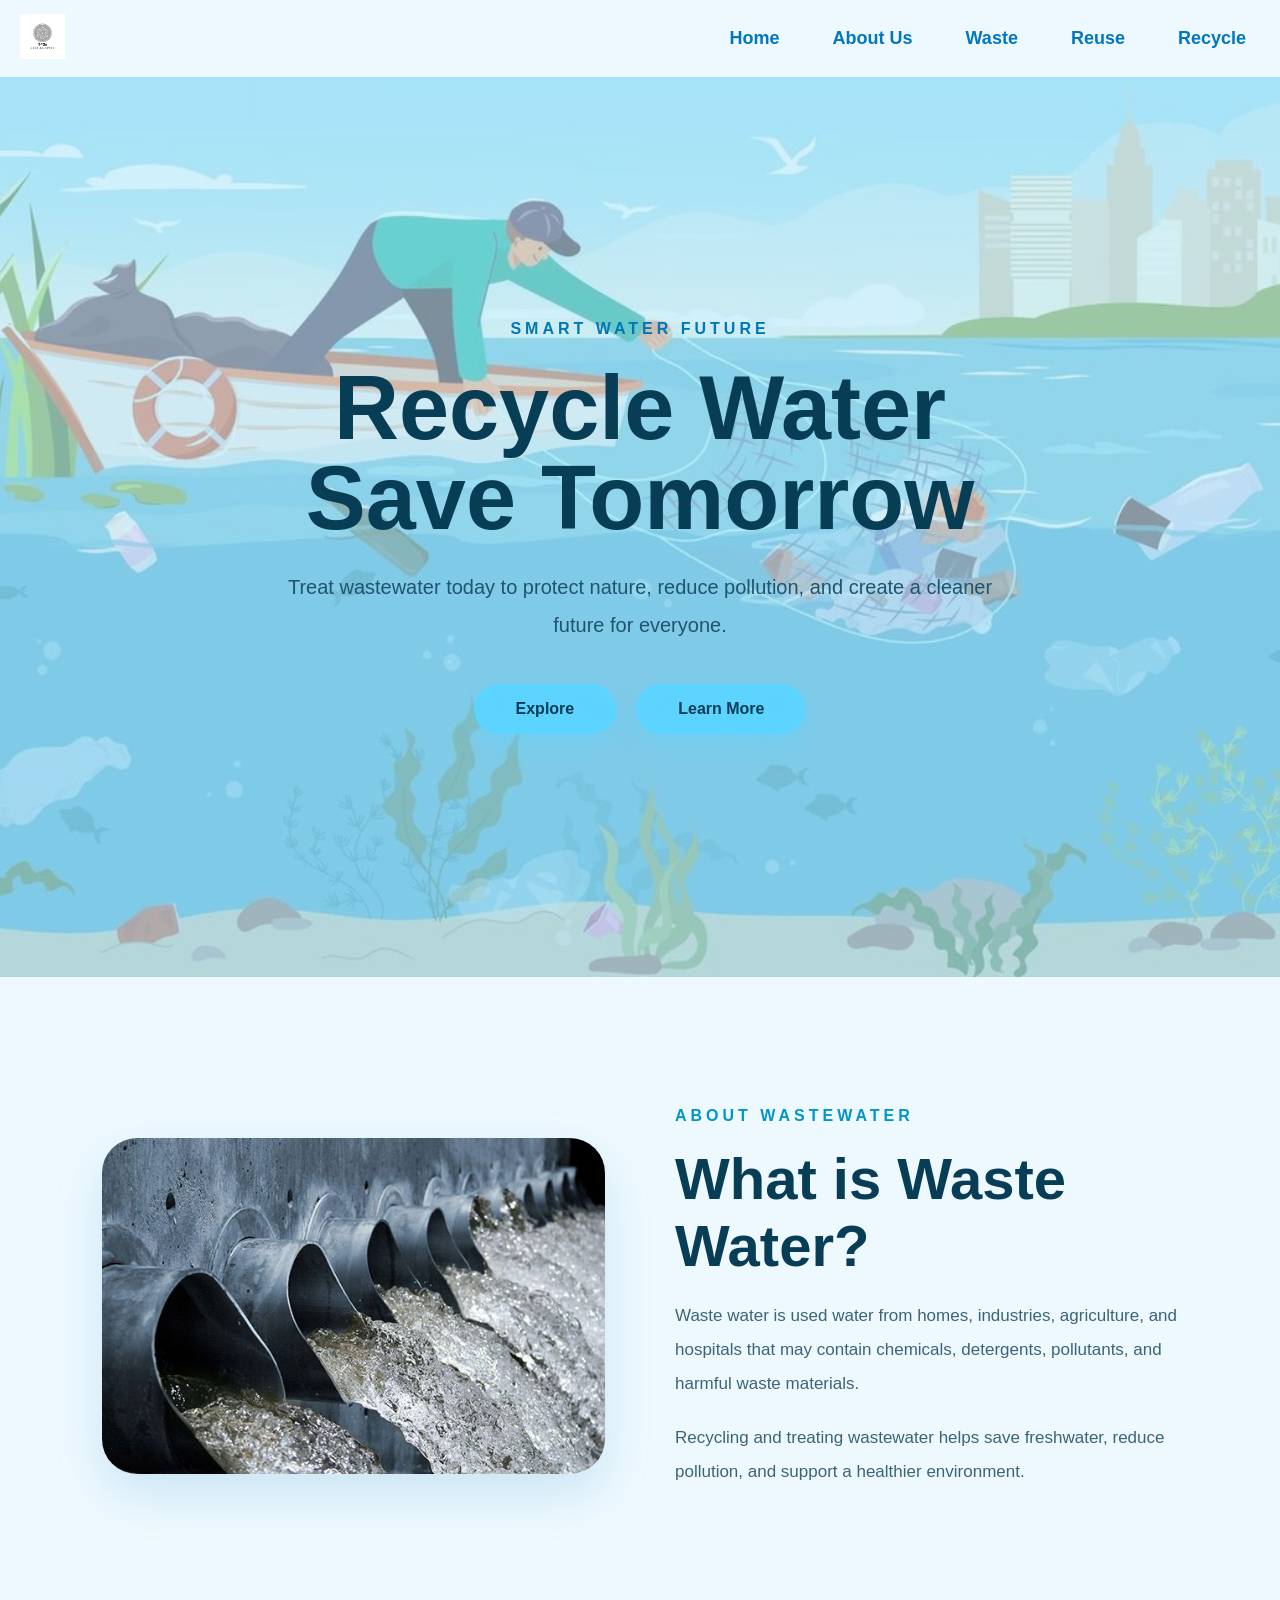
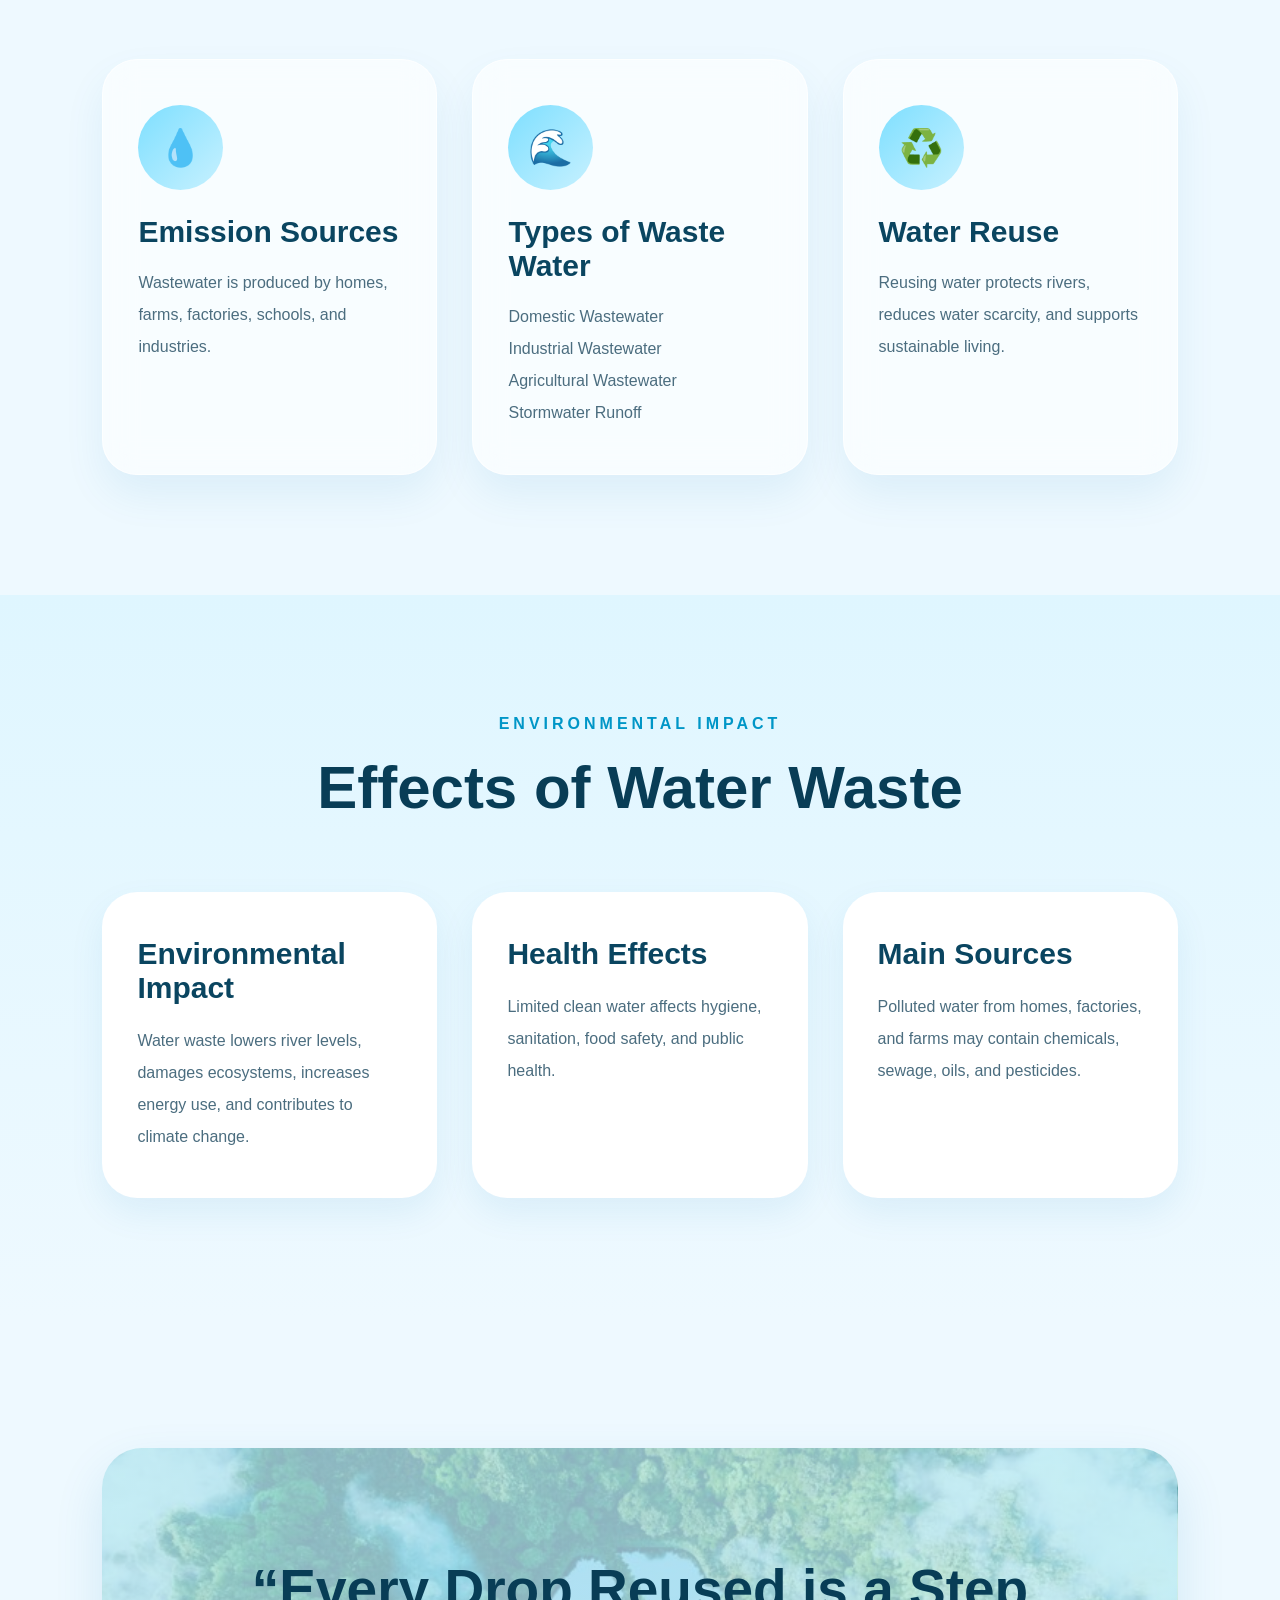
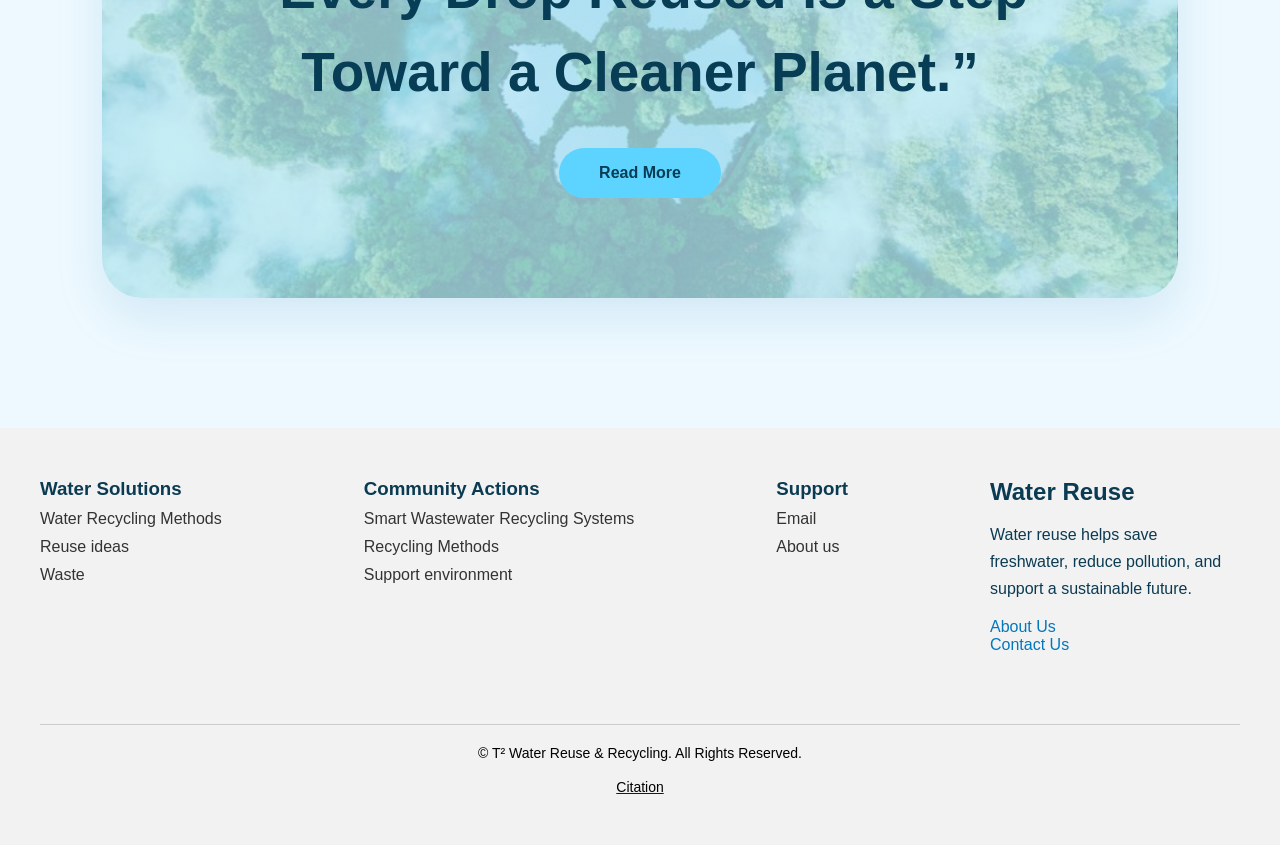
<file: waste.html>
<!DOCTYPE html>
<html lang="en">
<head>
  <meta charset="UTF-8">
  <meta name="viewport" content="width=device-width, initial-scale=1.0">
  <title>Water Recycling & Reuse</title>
  <link rel="stylesheet" href="wastest.css">
  <link rel="icon" type="image/x-icon" href="midea/photo_2026-05-03_09-47-03.jpg">
</head>

<body>

<header>
  <nav class="nav">

    <a href="index.html">
      <img src="midea/photo_2026-05-03_09-47-03.jpg" width="45px" alt="Logo">
    </a>

    <ul class="navbar">
      <li><a href="index.html">Home</a></li>
      <li><a href="aboutus.html">About Us</a></li>
      <li><a href="waste.html">Waste</a></li>
      <li><a href="reuse.html">Reuse</a></li>
      <li><a href="recycle.html">Recycle</a></li>
    </ul>

  </nav>
</header>

</header>

<section class="waste">

  <div class="waste-content">

    <span>SMART WATER FUTURE</span>

    <h1>Recycle Water <br> Save Tomorrow</h1>

    <p>
      Treat wastewater today to protect nature,
      reduce pollution, and create a cleaner future for everyone.
    </p>

    <div class="waste-buttons">
      <a href="reuse.html">Explore</a>
      <a href="recycle.html" class="glass">Learn More</a>
    </div>

  </div>

</section>

<section class="about">

  <div class="about-image">
    <img src="midea/wastewater.jpg" alt="">
  </div>

  <div class="about-text">

    <span>ABOUT WASTEWATER</span>

    <h2>What is Waste Water?</h2>

    <p>
      Waste water is used water from homes,
      industries, agriculture, and hospitals that may contain chemicals,
      detergents, pollutants, and harmful waste materials.
    </p>

    <p>
      Recycling and treating wastewater helps save freshwater,
      reduce pollution, and support a healthier environment.
    </p>

  </div>

</section>

<section class="cards">

  <div class="card">

    <div class="icon">💧</div>

    <h3>Emission Sources</h3>

    <p>
      Wastewater is produced by homes,
      farms, factories, schools, and industries.
    </p>

  </div>

  <div class="card">

    <div class="icon">🌊</div>

    <h3>Types of Waste Water</h3>

    <p>
      Domestic Wastewater<br>
      Industrial Wastewater<br>
      Agricultural Wastewater<br>
      Stormwater Runoff
    </p>

  </div>

  <div class="card">

    <div class="icon">♻️</div>

    <h3>Water Reuse</h3>

    <p>
      Reusing water protects rivers,
      reduces water scarcity,
      and supports sustainable living.
    </p>

  </div>

</section>

<section class="impact">

  <div class="title">
    <span>ENVIRONMENTAL IMPACT</span>
    <h2>Effects of Water Waste</h2>
  </div>

  <div class="impact-grid">

    <div class="impact-box">

      <h3>Environmental Impact</h3>

      <p>
        Water waste lowers river levels,
        damages ecosystems,
        increases energy use,
        and contributes to climate change.
      </p>

    </div>

    <div class="impact-box">

      <h3>Health Effects</h3>

      <p>
        Limited clean water affects hygiene,
        sanitation,
        food safety,
        and public health.
      </p>

    </div>

    <div class="impact-box">

      <h3>Main Sources</h3>

      <p>
        Polluted water from homes,
        factories,
        and farms may contain chemicals,
        sewage,
        oils,
        and pesticides.
      </p>

    </div>

  </div>

</section>

<section class="quote">

  <div class="quote-content">

    <h2>
      “Every Drop Reused is a Step Toward a Cleaner Planet.”
    </h2>

    <a href="reuse.html">Read More</a>

  </div>

</section>

<footer class="foot">

  <div class="footcont">

    <div class="footcol">
      <h3>Water Solutions</h3>

      <a href="recycle.html">Water Recycling Methods</a>
      <a href="reuse.html">Reuse ideas</a>
      <a href="waste.html">Waste</a>
    </div>

    <div class="footcol">
      <h3>Community Actions</h3>

      <a href="index.html">Smart Wastewater Recycling Systems</a>
      <a href="recycle.html">Recycling Methods</a>
      <a href="reuse.html">Support environment</a>
    </div>

    <div class="footcol">
      <h3>Support</h3>

      <a href="aboutus.html">Email</a>
      <a href="aboutus.html">About us</a>
    </div>

    <div class="footabt">

      <h2>Water Reuse</h2>

      <p>
        Water reuse helps save freshwater,
        reduce pollution,
        and support a sustainable future.
      </p>

      <a href="aboutus.html">About Us</a>
      <br>
      <a href="aboutus.html">Contact Us</a>

    </div>

    <div class="copyright">
      <p>© T² Water Reuse & Recycling. All Rights Reserved.</p>
      <a href="https://edusn-my.sharepoint.com" target="_blank"><br><p>Citation</p></a>
    </div>

  </div>

</footer>

</body>
</html>
</file>
<file: style.css>
*{
  margin: 0;
  padding: 0;
  box-sizing: border-box;
  font-family: Arial, sans-serif;
}

body{
  background: linear-gradient(180deg, #e0f7ff, #b3e5fc, #e1f5fe);
    color:#e1f5fe;
}

header{
  width: 100%;
  background: rgba(224, 247, 255, 0.8);
  backdrop-filter: blur(10px);
  box-shadow: 0 4px 12px rgba(0,0,0,0.1);
  position: sticky;
  top: 0;
  z-index: 1000;
}

.nav{
  display: flex;
  justify-content: space-between;
  align-items: center;
  padding: 14px 20px;
}

.navbar{
  list-style: none;
  display: flex;
  gap: 25px;
}

.navbar li a{
  text-decoration: none;
  font-size: 18px;
  font-weight: bold;
  color: #0277bd;
  padding: 10px 14px;
  border-radius: 10px;
  transition: 0.3s;
}

.navbar li a:hover{
  background: #81d4fa;
  color: #01579b;
}

.main{
  height:100vh;
  background:
  linear-gradient(rgba(255, 253, 253, 0.55), rgba(0,0,0,.8)),
  url("midea/dropbg.jpg") center/cover no-repeat;
  display:flex;
  align-items:center;
  padding:0 8%;
}

.main-content{
  max-width:700px;
}

.main-content h1{
  font-size:72px;
  line-height:1.1;
  margin-bottom:30px;
  font-weight:600;
}

.main-content p{
  font-size:20px;
  line-height:1.6;
  color:#ddd;
  margin-bottom:40px;
}

.box{
  background:linear-gradient(135deg,#e1f5fe,#b3e5fc,#81d4fa);
  border-radius:24px;
  padding:25px;
  display:flex;
  align-items:center;
  gap:25px;
  flex-wrap:wrap;
  max-width:950px;
  border:2px solid rgba(255,255,255,0.7);
  box-shadow:
    0 10px 30px rgba(3,169,244,0.25),
    0 4px 12px rgba(255,255,255,0.4);
}

.box p{
  font-size:50px;
  font-weight:100;
  font-family:Impact, Haettenschweiler, 'Arial Narrow Bold', sans-serif;
  color:#01579b;}

.info{
  padding:100px;
}

.boxestitle{
  display:flex;
  justify-content:space-between;
  align-items:center;
  margin-bottom:50px;
}

.boxestitle h2{
  font-size:48px;
  font-weight:600;
  color:darkslategray;
}

.cards{
  display:flex;
  gap:30px;
}

.card{
  background:hsl(79, 100%, 84%);
  border-radius:28px;
  overflow:hidden;
  transition: transform 0.4s ease, box-shadow 0.4s ease;
}

.card:hover{
  transform:translateY(-10px);
  box-shadow:0 15px 30px rgba(0,0,0,0.3);
}

.card img{
  width:100%;
  height:260px;
  object-fit:cover;
}

.card-content{
  padding:25px;
}

.card-content h3{
  font-size:28px;
  margin-bottom:15px;
  color:darkslategray;
}

.card-content p{
  color:cadetblue;
  line-height:1.6;
}

.card a{
  text-decoration:none;
}

.container{
  display:grid;
  grid-template-columns:2fr 1fr;
  gap:20px;
  margin:40px;
  align-items:stretch;
}.container {
  display: flex;
  justify-content: center;
  align-items: center;
  margin-top: 50px;
}

.video-card {
  background: linear-gradient(135deg, #7bb2ee, #77b3cf);
  color: white;
  padding: 30px;
  border-radius: 25px;
  width: 400px;
  text-align: center;
  box-shadow: 0 10px 25px rgba(0,0,0,0.2);
  transition: transform 0.3s ease;
}

.video-card:hover {
  transform: translateY(-5px);
}

.video-card h2 {
  margin-bottom: 10px;
}

.video-card p {
  font-size: 14px;
  opacity: 0.9;
  margin-bottom: 20px;
}

.video-btn {
  display: inline-block;
  padding: 12px 25px;
  background: linear-gradient(45deg, #ff7eb3, #ff758c);
  color: white;
  text-decoration: none;
  border-radius: 50px;
  font-weight: bold;
  transition: all 0.3s ease;
  box-shadow: 0 8px 15px rgba(0,0,0,0.2);
}

.video-btn:hover {
  transform: scale(1.1);
  background: linear-gradient(45deg, #ff4e8a, #ff2e63);
  box-shadow: 0 12px 20px rgba(0,0,0,0.3);
}

.foot{
  background: #f2f2f2;
  padding: 50px 40px;
}

.footcont{
  display: flex;
  justify-content: space-between;
  flex-wrap: wrap;
  gap: 40px;
}

.footcol{
  display: flex;
  flex-direction: column;
  gap: 10px;
}

.footcol a{
  text-decoration: none;
  color: #333;
}

.footcol a:hover{
  color: #0277bd;
}

.footabt{
  max-width: 250px;
}

.footabt p{
  margin: 15px 0;
  line-height: 1.7;
}

.footabt a{
  text-decoration: none;
  color: #0277bd;
}

.copyright{
  width:100%;
  text-align:center;
  margin-top:30px;
  padding-top:20px;
  border-top:1px solid #ccc;
}

.copyright p{
  color:#000000;
  font-size:14px;
}



.facts{
  padding:80px 10%;
  text-align:center;
}

.facts h2{
  font-size:50px;
  margin-bottom:50px;
  color:#01579b;
}

.fact-container{
  display:flex;
  justify-content:center;
  gap:30px;
  flex-wrap:wrap;
}

.fact-box{
  background:white;
  width:260px;
  padding:30px;
  border-radius:25px;
  box-shadow:0 10px 20px rgba(0,0,0,0.15);
  transition:0.4s;
}

.fact-box:hover{
  transform:translateY(-10px) scale(1.05);
}

.fact-box h3{
  font-size:40px;
  color:#0288d1;
  margin-bottom:15px;
}

.fact-box p{
  color:#444;
  line-height:1.6;
}


.timeline-section{
  padding:100px 10%;
  text-align:center;
}

.timeline-section h2{
  font-size:50px;
  margin-bottom:60px;
  color:#01579b;
}

.timeline-section p,h3{
  color:#333;
}

.timeline{
  display:flex;
  justify-content:center;
  gap:30px;
  flex-wrap:wrap;
}

.timeline-box{
  background:white;
  width:300px;
  padding:40px 30px;
  border-radius:25px;
  position:relative;
  box-shadow:0 10px 25px rgba(0,0,0,0.1);
  transition:0.4s;
}

.timeline-box:hover{
  transform:translateY(-10px);
}

.timeline-box span{
  width:60px;
  height:60px;
  background:#0288d1;
  color:white;
  display:flex;
  justify-content:center;
  align-items:center;
  border-radius:50%;
  font-size:28px;
  font-weight:bold;
  margin:auto;
  margin-bottom:20px;
}

.timeline-box h3{
  font-size:28px;
  margin-bottom:15px;
}


.smart-city{
  display:flex;
  justify-content: space-between;
  align-items:center;
  gap:60px;
  padding:120px 10%;
  flex-wrap:wrap;
  background: linear-gradient(135deg,#e1f5fe,#b3e5fc,#81d4fa);
  border-radius:40px;
  margin:80px;
  color:rgb(17, 54, 106);
  overflow:hidden;
}

.city-text{
  flex:1;
  min-width:300px;
}

.city-text h2{
  font-size:60px;
  margin-bottom:30px;
  color:#1f7eaa;
}

.city-text p{
  font-size:22px;
  line-height:1.8;
  margin-bottom:40px;
  color:#206f94;
}

.city-features{
  display:flex;
  flex-wrap:wrap;
  gap:20px;
}

.feature{
  padding:15px 25px;
  background: #b3e5fc;
  border:1px solid rgba(255,255,255,0.2);
  backdrop-filter:blur(10px);
  border-radius:50px;
  font-size:18px;
  transition:0.3s;
}

.feature:hover{
  transform:scale(1.08);
  background:#4fc3f7;
  color:#3088a6;
}

.city-image{
  margin-left: auto;
  display: flex;
  justify-content: flex-end;
}

.city-image img{
  width: 220px;
  max-width: 100%;
  height: auto;
  border-radius: 30px;
  object-fit: cover;
  box-shadow: 0 15px 35px rgba(0,0,0,0.4);
}

.city-image img:hover{
  transform:scale(1.05);
  
}



/* Aboutus */




* {
  margin: 0;
  padding: 0;
  box-sizing: border-box;
  font-family: Arial, sans-serif;
  scroll-behavior: smooth;
}

body {
  background: #f4fbff;
  color: #003049;
}

.sec {
  width: 100%;
  height: 100vh;
  position: relative;
  display: flex;
  justify-content: center;
  align-items: center;
  overflow: hidden;
}

.bg-img {
  position: absolute;
  width: 100%;
  height: 100%;
  object-fit: cover;
}

.sec-overlay {
  position: absolute;
  width: 100%;
  height: 100%;
  background: rgba(0,0,0,0.5);
}

.sec-content {
  position: relative;
  color: white;
  text-align: center;
  max-width: 900px;
}

.sec-content h4 {
  font-size: 28px;
  color: #90e0ef;
  margin-bottom: 20px;
}

.sec-content h1 {
  font-size: 78px;
  margin-bottom: 25px;
  line-height: 1.2;
}

.sec-content p {
  font-size: 24px;
  line-height: 1.8;
}

.about {
  width: 100%;
  padding: 100px 80px;
  display: flex;
  align-items: center;
  gap: 70px;
  background: white;
}

.about-image img {
  width: 500px;
  border-radius: 25px;
  box-shadow: 0 10px 30px rgba(0,0,0,0.15);
  transition: 0.5s;
}

.about-image img:hover {
  transform: scale(1.05) rotate(1deg);
}

.about-text h4 {
  color: #00a8e8;
  margin-bottom: 15px;
}

.about-text h2 {
  font-size: 50px;
  margin-bottom: 25px;
}

.about-text p {
  font-size: 19px;
  line-height: 1.8;
  margin-bottom: 35px;
}

.about-features {
  display: flex;
  flex-direction: column;
  gap: 25px;
}

.feature {
  display: flex;
  gap: 20px;
  align-items: center;
  padding: 15px;
  border-radius: 15px;
  transition: 0.4s;
}

.feature:hover {
  background: #eaf8ff;
  transform: translateX(10px);
}

.feature i {
  font-size: 35px;
  color: #00a8e8;
  transition: 0.4s;
}

.feature:hover i {
  transform: rotate(15deg) scale(1.2);
}

.cardsection {
  background: white;
  padding: 100px 80px;
  text-align: center;
}

.cardsection h2 {
  font-size: 50px;
  margin-bottom: 50px;
  color: #0077b6;
}

.cardscontainer {
  display: flex;
  justify-content: center;
  gap: 30px;
  flex-wrap: wrap;
}

.infcard {
  width: 330px;
  background: #f4fbff;
  padding: 40px;
  border-radius: 25px;
  box-shadow: 0 8px 20px rgba(0,0,0,0.08);
  transition: 0.5s;
}

.infcard:hover {
  transform: translateY(-15px);
  background: #00a8e8;
  color: white;
}

.infcard i {
  font-size: 45px;
  color: #00a8e8;
  margin-bottom: 25px;
  transition: 0.4s;
}

.infcard:hover i {
  color: white;
  transform: scale(1.2) rotate(10deg);
}

.infcard h3 {
  margin-bottom: 20px;
  font-size: 28px;
}

.infcard p {
  line-height: 1.8;
}

.misvis {
  padding: 100px 80px;
  display: flex;
  gap: 40px;
  flex-wrap: wrap;
  justify-content: center;
}

.misbox {
  width: 500px;
  background: white;
  border-radius: 25px;
  overflow: hidden;
  box-shadow: 0 10px 25px rgba(0,0,0,0.1);
  transition: 0.5s;
}

.misbox:hover {
  transform: translateY(-12px);
}

.misbox img {
  width: 100%;
  height: 280px;
  object-fit: cover;
  transition: 0.5s;
}

.misbox:hover img {
  transform: scale(1.08);
}

.miscontent {
  padding: 35px;
}

.miscontent h2 {
  color: #00a8e8;
  margin-bottom: 20px;
  font-size: 35px;
}

.miscontent p {
  line-height: 1.9;
}

.team {
  padding: 100px 80px;
  background: white;
  text-align: center;
}

.team h2 {
  font-size: 50px;
  margin-bottom: 60px;
  color: #0077b6;
}

.team-container {
  display: flex;
  gap: 30px;
  justify-content: center;
  flex-wrap: wrap;
}

.team-card {
  width: 260px;
  background: #f4fbff;
  border-radius: 25px;
  overflow: hidden;
  box-shadow: 0 8px 20px rgba(0,0,0,0.08);
  transition: 0.5s;
}

.team-card:hover {
  transform: translateY(-15px) scale(1.03);
}

.team-card img {
  width: 100%;
  height: 260px;
  object-fit: cover;
  transition: 0.5s;
}

.team-card:hover img {
  transform: scale(1.1);
}

.team-card h3 {
  margin-top: 20px;
  color: #0077b6;
}

.team-card p {
  padding: 20px;
  line-height: 1.7;
}

.contact {
  padding: 100px 80px;
  display: flex;
  gap: 50px;
  background: white;
  align-items: center;
}

.contact-image img {
  width: 500px;
  border-radius: 25px;
  transition: 0.5s;
}

.contact-image img:hover {
  transform: scale(1.05);
}

.contact-form {
  width: 100%;
}

.contact-form h2 {
  font-size: 45px;
  color: #0077b6;
  margin-bottom: 30px;
}

.contact-form input,
.contact-form textarea {
  width: 100%;
  padding: 18px;
  margin-bottom: 20px;
  border: none;
  border-radius: 15px;
  background: #f4fbff;
  font-size: 16px;
  transition: 0.4s;
}

.contact-form input:focus,
.contact-form textarea:focus {
  outline: none;
  background: #dff6ff;
  transform: scale(1.02);
}

.contact-form textarea {
  height: 150px;
  resize: none;
}

.contact-form button {
  padding: 15px 35px;
  border: none;
  background: #00a8e8;
  color: white;
  border-radius: 35px;
  font-size: 17px;
  cursor: pointer;
  transition: 0.4s;
}

.contact-form button:hover {
  background: #0077b6;
  transform: translateY(-5px);
}
</file>
<file: recyclenreuse.css>
*{
  margin: 0;
  padding: 0;
  box-sizing: border-box;
  font-family: Arial, sans-serif;
}

body{
  background: linear-gradient(180deg, #e0f7ff, #b3e5fc, #e1f5fe);
  color: #0b2b40;
  overflow-x: hidden;
}


.header{
  width: 100%;
  background: rgba(224, 247, 255, 0.8);
  position: sticky;
  top: 0;
  z-index: 1000;
}

.nav{
  display: flex;
  justify-content: space-between;
  align-items: center;
  padding: 14px 20px;
}

.navbar{
  list-style: none;
  display: flex;
  gap: 25px;
}

.navbar li a{
  text-decoration: none;
  font-size: 18px;
  font-weight: bold;
  color: #0277bd;
  padding: 10px 14px;
  border-radius: 10px;
  transition: 0.3s;
}

.navbar li a:hover{
  background: #81d4fa;
  color: #01579b;
}


.titlesec{
  min-height: 100vh;
  padding: 60px 6%;
  display: flex;
  align-items: center;
  justify-content: center;
  background: linear-gradient(
    rgba(211, 255, 16, 0.35),
    rgba(0, 217, 255, 0.45)
  );
}

.titlecard{
  width: 100%;
  max-width: 1100px;
  border-radius: 40px;
  overflow: hidden;
  border: 1px solid rgba(255,255,255,0.4);
  background: rgba(255,255,255,0.08);
  backdrop-filter: blur(4px);
  padding: 60px;
  text-align: center;
}

.titlecont h1{
  font-size: 65px;
  color: rgb(10, 60, 110);
}

.titlecont p{
  color: #237c55;
  margin-top: 20px;
  font-size: 20px;
  line-height: 1.7;
}

.section{
  padding: 100px 8%;
}

.sectitle,
.section-title{
  text-align: center;
  margin-bottom: 60px;
}

.sectitle h2,
.section-title h2{
  font-size: 52px;
  color: #114f60;
}

.about-container{
  display: grid;
  grid-template-columns: 1fr 1fr;
  gap: 40px;
  align-items: center;
}

.about-image img{
  width: 100%;
  border-radius: 30px;
}

.about-content{
  background: #d9d63c;
  color: rgb(8, 98, 89);
  padding: 50px;
  border-radius: 35px;
  line-height: 1.8;
  font-size: 18px;
}

.importance-box,
.impbox{
  display: flex;
  align-items: center;
  justify-content: space-between;
  gap: 40px;
  background: white;
  padding: 50px;
  border-radius: 40px;
  box-shadow: 0 10px 30px rgba(0,0,0,0.1);
}

.importance-text{
  flex: 1;
}

.importance-text h3{
  font-size: 32px;
  margin-bottom: 20px;
  color: #4954b8;
}

.importance-text p{
  font-size: 18px;
  line-height: 1.8;
}

.importance-image,
.impimg{
  flex: 1;
}

.importance-image img,
.impimg img{
  width: 100%;
  border-radius: 30px;
  object-fit: cover;
}

.typescont{
  display: grid;
  grid-template-columns: repeat(3,1fr);
  gap: 30px;
}

.typecard{
  background: #0c4485;
  color: white;
  padding: 40px;
  border-radius: 30px;
}

.typecard h3{
  font-size: 24px;
  margin-bottom: 10px;
}

.typecard p{
  line-height: 1.8;
}

.procont{
  display: grid;
  grid-template-columns: repeat(4, 1fr);
  gap: 30px;
}

.prostep{
  background: linear-gradient(135deg, #ffffff, #eaf6ff);
  padding: 45px;
  border-radius: 30px;
  text-align: left;
  box-shadow: 0 10px 30px rgba(0,0,0,0.08);
  transition: 0.3s ease;
}

.prostep:hover{
  transform: translateY(-8px);
  box-shadow: 0 15px 40px rgba(0,0,0,0.15);
}

.prostep span{
  font-size: 20px;
  font-weight: 900;
  color: #3f51b5;
  display: inline-block;
  margin-bottom: 10px;
}

.prostep h3{
  font-size: 28px;
  font-weight: 900;
  margin-bottom: 15px;
  color: #1e2a9e;
}

.prostep p{
  font-size: 18px;
  font-weight: 600;
  line-height: 1.8;
  color: #1b2a4a;
}
.foot{
  background: #f2f2f2;
  padding: 50px 40px;
}

.footcont{
  display: flex;
  justify-content: space-between;
  flex-wrap: wrap;
  gap: 40px;
}

.footcol{
  display: flex;
  flex-direction: column;
  gap: 10px;
}

.footcol a{
  text-decoration: none;
  color: #333;
}

.footcol a:hover{
  color: #0277bd;
}

.footabt{
  max-width: 250px;
}

.footabt p{
  margin: 15px 0;
  line-height: 1.7;
}

.footabt a{
  text-decoration: none;
  color: #0277bd;
}

.copyright{
  width:100%;
  text-align:center;
  margin-top:30px;
  padding-top:20px;
  border-top:1px solid #ccc;
}

.copyright p{
  color:#000000;
  font-size:14px;
}



/* reuse */

*{
  margin: 0;
  padding: 0;
  box-sizing: border-box;
  font-family: Arial, sans-serif;
}

body{
  background: linear-gradient(180deg, #e0f7ff, #b3e5fc, #e1f5fe);
  color: #0b2b40;
}

.container{
  width: 90%;
  margin: auto;
  padding: 40px 0;
}

h1{
  text-align: center;
  margin-bottom: 45px;
  color: #01579b;
  font-size: 42px;
}

.card-container{
  display: flex;
  gap: 25px;
  flex-wrap: wrap;
}

.card{
  flex: 1;
  min-width: 220px;
  background: rgba(255,255,255,0.6);
  border-radius: 25px;
  padding: 20px;
  text-align: center;
  box-shadow: 0 10px 25px rgba(0,0,0,0.08);
  transition: 0.4s;
  display: flex;
  flex-direction: column;
  align-items: center;
}

.card:hover{
  transform: translateY(-8px);
  box-shadow: 0 15px 30px rgba(0,0,0,0.15);
}
.card img{
  width: 100%;
  height: 180px;
  object-fit: cover;
  border-radius: 15px;
  display: block;
  margin-bottom: 15px;
  transition: 0.4s;
}

.card img:hover{
  transform: scale(1.05);
}
.content-container{
  display: grid;
  grid-template-columns: repeat(3, 1fr);
  gap: 25px;
  margin: 50px;
}

.content-section{
  background: rgba(255,255,255,0.6);
  border-radius: 25px;
  padding: 25px;
  box-shadow: 0 10px 20px rgba(0,0,0,0.08);
  text-align: center;
  display: flex;
  flex-direction: column;
  align-items: center;
  transition: 0.4s ease;
}

.content-section:hover{
  transform: translateY(-10px);
  box-shadow: 0 15px 30px rgba(0,0,0,0.18);
  background: #dff6ff;
}

.content-section img{
  width: 100%;
  height: 200px;
  object-fit: cover;
  border-radius: 15px;
  margin-top: 15px;
  transition: 0.4s ease;
}

.content-section img:hover{
  transform: scale(1.05);
}


.text h2{
  font-size: 26px;
  margin-bottom: 10px;
}

.text p{
  font-size: 16px;
  line-height: 1.6;
}

.contenct-section:hover{
  transform: translateY(-8px);
  box-shadow: 0 15px 30px rgba(0,0,0,0.15);
}


.contenct-section:hover{
  transform: scale(1.05);
}

.types-container{
  display: grid;
  grid-template-columns: repeat(2,1fr);
  gap: 35px;
  margin-top: 50px;
}

.type-box{
  display: flex;
  align-items: center;
  gap: 25px;
  padding: 25px;
  border-radius: 25px;
  background: rgba(255,255,255,0.6);
  border: 2px solid #4fc3f7;
  box-shadow: 0 10px 25px rgba(0,0,0,0.1);
  transition: 0.4s;
}

.type-box:hover{
  transform: translateY(-5px);
  background: #dff6ff;
}


.type-box img{
  width: 120px;
  height: 120px;
  object-fit: cover;
  border-radius: 15px;
  flex-shrink: 0;
  transition: 0.4s;
}

.type-box img:hover{
  transform: scale(1.08);
}


.footer {
  background: #fff9f9;
  padding: 50px 40px;
  margin-top: 40px;
  border-radius: 10px;
}

.footercontainer {
  display: flex;
  justify-content: space-between;
  flex-wrap: wrap;
  gap: 40px;
}

.focolumn {
  display: flex;
  flex-direction: column;
  gap: 10px;
}

.focolumn h3 {
  font-size: 18px;
  font-weight: 900;
  color: black;
}

.focolumn a {
  text-decoration: none;
  color: #333;
  font-size: 15px;
}

.foabt {
  max-width: 250px;
}

.foabt h3{
  font-size: 18px;
  color: #000000;
}

.foabt p {
  font-size: 14px;
  margin-top: 9px;
  margin-bottom: 9px;
  color: #333;
}

.foabt a {
  text-decoration: none;
  font-weight: bold;
  padding-top: 5px;
  color: black;
}

.copyright{
  width:100%;
  text-align:center;
  margin-top:30px;
  padding-top:20px;
  border-top:1px solid #ccc;
}

.copyright p{
  color:#000000;
  font-size:14px;
}
</file>
<file: wastest.css>
*{
  margin:0;
  padding:0;
  box-sizing:border-box;
  font-family:'Poppins',sans-serif;
}

body{
  background:#eef9ff;
  overflow-x:hidden;
  color:#0b3b52;
}

.header{
  width: 100%;
  background: rgba(224, 247, 255, 0.8);
  position: sticky;
  top: 0;
  z-index: 1000;
}

.nav{
  display: flex;
  justify-content: space-between;
  align-items: center;
  padding: 14px 20px;
}

.navbar{
  list-style: none;
  display: flex;
  gap: 25px;
}

.navbar li a{
  text-decoration: none;
  font-size: 18px;
  font-weight: bold;
  color: #0277bd;
  padding: 10px 14px;
  border-radius: 10px;
  transition: 0.3s;
}

.navbar li a:hover{
  background: #81d4fa;
  color: #01579b;
}






.waste{
  height:100vh;
  background:
  linear-gradient(rgba(186,233,255,0.55),rgba(186,233,255,0.55)),
  url('midea/carry.jpg');
  background-size:cover;
  background-position:center;
  display:flex;
  justify-content:center;
  align-items:center;
  text-align:center;
  position:relative;
}



.waste-content{
  width:90%;
  max-width:900px;
  position:relative;
  z-index:2;
}

.waste-content span{
  letter-spacing:4px;
  color:#0077b6;
  font-weight:600;
}

.waste-content h1{
  font-size:90px;
  line-height:1;
  margin:25px 0;
  color:#083d56;
}

.waste-content p{
  font-size:20px;
  line-height:1.9;
  max-width:750px;
  margin:auto;
  color:#20546d;
}

.waste-buttons{
  margin-top:40px;
  display:flex;
  justify-content:center;
  gap:20px;
  flex-wrap:wrap;
}

.waste-buttons a{
  text-decoration:none;
  padding:16px 42px;
  border-radius:50px;
  background:#5dd4ff;
  color:#083d56;
  font-weight:600;
  transition:0.4s;
  box-shadow:0 10px 25px rgba(93,212,255,0.4);
}

.waste-buttons a:hover{
  transform:translateY(-8px);
}

.glass{
  background:rgba(255,255,255,0.45);
  backdrop-filter:blur(12px);
}

.about{
  padding:130px 8%;
  display:flex;
  align-items:center;
  justify-content:center;
  gap:70px;
  flex-wrap:wrap;
}

.about-image{
  flex:1;
  min-width:320px;
}

.about-image img{
  width:100%;
  border-radius:35px;
  box-shadow:0 20px 50px rgba(0,119,182,0.15);
}

.about-text{
  flex:1;
  min-width:320px;
}

.about-text span{
  color:#0096c7;
  letter-spacing:4px;
  font-weight:600;
}

.about-text h2{
  font-size:58px;
  margin:20px 0;
  color:#083d56;
}

.about-text p{
  line-height:2;
  color:#3c6477;
  margin-bottom:20px;
  font-size:17px;
}

.cards{
  padding:20px 8% 120px;
  display:grid;
  grid-template-columns:repeat(auto-fit,minmax(280px,1fr));
  gap:35px;
}

.card{
  background:rgba(255,255,255,0.6);
  border:1px solid rgba(255,255,255,0.7);
  backdrop-filter:blur(16px);
  padding:45px 35px;
  border-radius:35px;
  transition:0.5s;
  box-shadow:0 20px 40px rgba(0,119,182,0.08);
}

.card:hover{
  transform:translateY(-15px);
}

.icon{
  width:85px;
  height:85px;
  border-radius:50%;
  background:linear-gradient(135deg,#7edfff,#c7f1ff);
  display:flex;
  justify-content:center;
  align-items:center;
  font-size:36px;
  margin-bottom:25px;
}

.card h3{
  font-size:30px;
  margin-bottom:18px;
  color:#0a4560;
}

.card p{
  line-height:2;
  color:#4b6d7f;
}

.impact{
  padding:120px 8%;
  background:linear-gradient(180deg,#dff6ff,#eef9ff);
}

.title{
  text-align:center;
  margin-bottom:70px;
}

.title span{
  color:#0096c7;
  letter-spacing:4px;
  font-weight:600;
}
.title h2{
  font-size:60px;
  margin-top:20px;
  color:#083d56;
}

.impact-grid{
  display:grid;
  grid-template-columns:repeat(auto-fit,minmax(280px,1fr));
  gap:35px;
}

.impact-box{
  background:white;
  padding:45px 35px;
  border-radius:35px;
  transition:0.5s;
  box-shadow:0 15px 35px rgba(0,119,182,0.08);
}

.impact-box:hover{
  transform:scale(1.04);
}

.impact-box h3{
  font-size:30px;
  margin-bottom:20px;
  color:#0a4560;
}

.impact-box p{
  line-height:2;
  color:#4b6d7f;
}

.quote{
  padding:130px 8%;
}

.quote-content{
  background:
  linear-gradient(rgba(187,235,255,0.75),rgba(187,235,255,0.75)),
  url('midea/green\ recycle.jpg');
  background-size:cover;
  background-position:center;
  padding:100px 50px;
  border-radius:40px;
  text-align:center;
  box-shadow:0 20px 50px rgba(0,119,182,0.12);
}

.quote-content h2{
  font-size:55px;
  line-height:1.5;
  max-width:950px;
  margin:auto;
  color:#083d56;
}

.quote-content a{
  display:inline-block;
  margin-top:35px;
  text-decoration:none;
  padding:16px 40px;
  background:#5dd4ff;
  color:#083d56;
  border-radius:40px;
  font-weight:600;
  transition:0.4s;
}

.quote-content a:hover{
  transform:translateY(-8px);
}

.foot{
  background: #f2f2f2;
  padding: 50px 40px;
}

.footcont{
  display: flex;
  justify-content: space-between;
  flex-wrap: wrap;
  gap: 40px;
}

.footcol{
  display: flex;
  flex-direction: column;
  gap: 10px;
}

.footcol a{
  text-decoration: none;
  color: #333;
}

.footcol a:hover{
  color: #0277bd;
}

.footabt{
  max-width: 250px;
}

.footabt p{
  margin: 15px 0;
  line-height: 1.7;
}

.footabt a{
  text-decoration: none;
  color: #0277bd;
}

.copyright{
  width:100%;
  text-align:center;
  margin-top:30px;
  padding-top:20px;
  border-top:1px solid #ccc;
}

.copyright p{
  color:#000000;
  font-size:14px;
}
</file>
